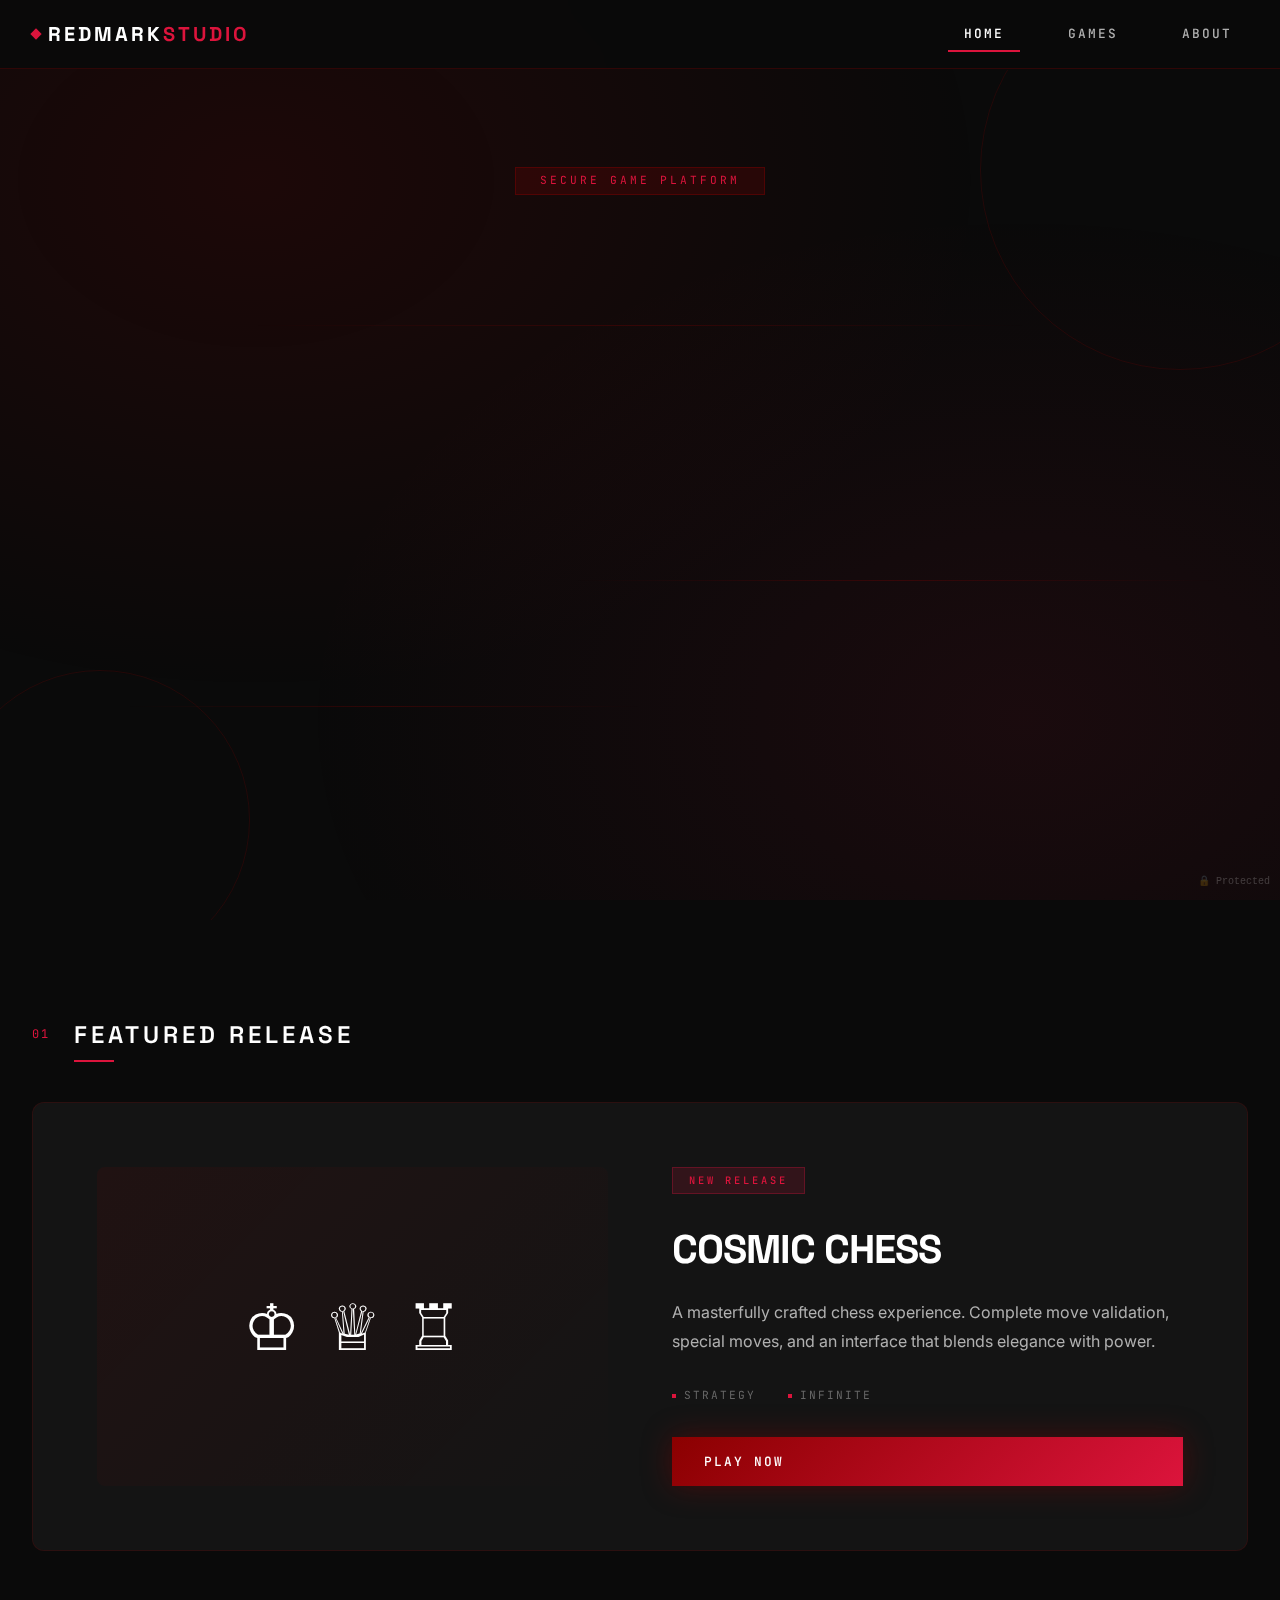
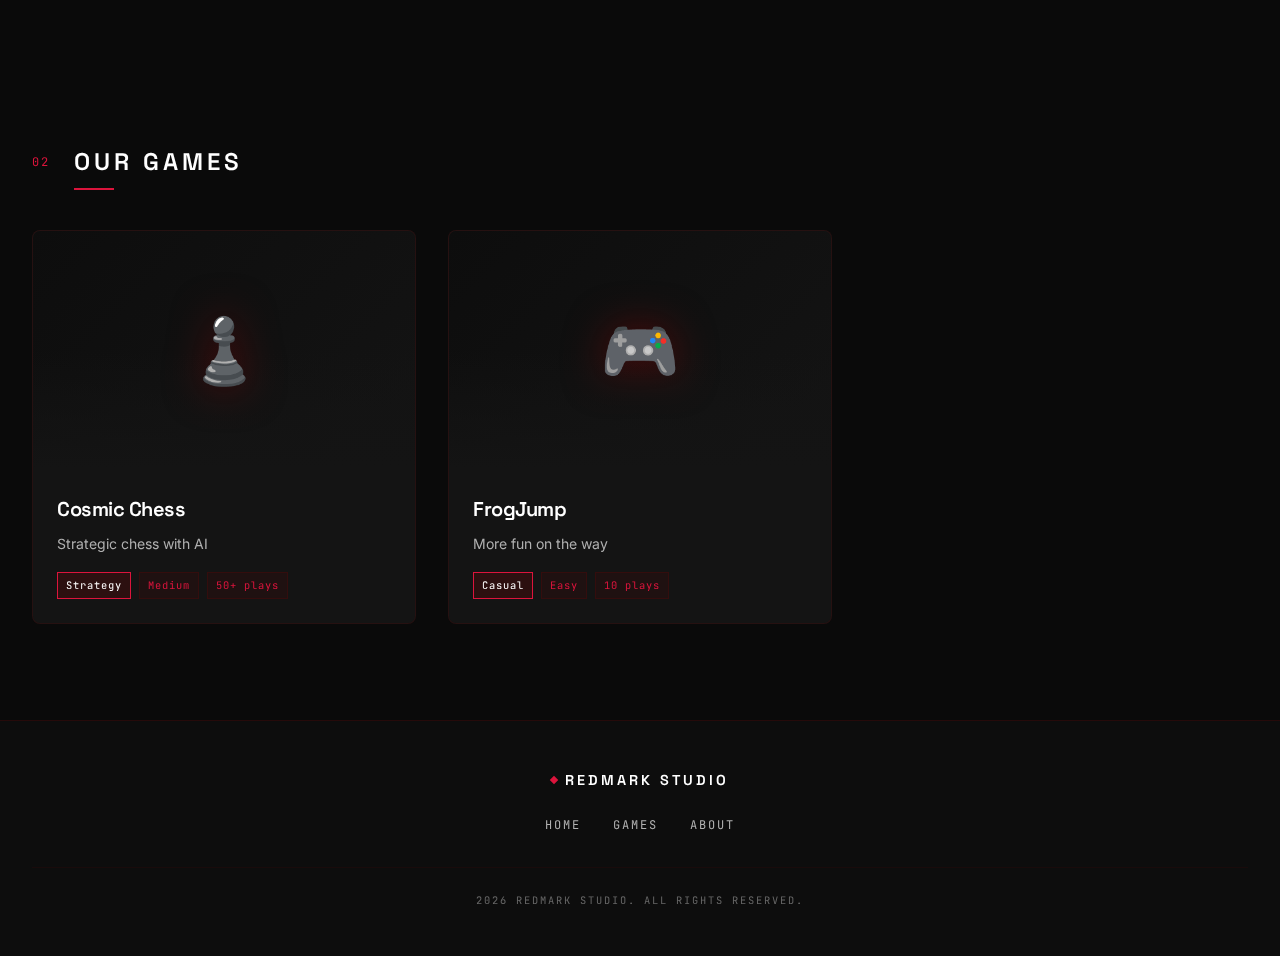
<file: index.html>
<!DOCTYPE html>
<html lang="en">

<head>
    <meta charset="UTF-8">
    <meta name="viewport" content="width=device-width, initial-scale=1.0">
    <title>Redmark Studio - Web Game Platform</title>
    <link rel="preconnect" href="https://fonts.googleapis.com">
    <link rel="preconnect" href="https://fonts.gstatic.com" crossorigin>
    <link
        href="https://fonts.googleapis.com/css2?family=Space+Grotesk:wght@300;400;500;600;700&family=Inter:wght@300;400;500;600;700&family=JetBrains+Mono:wght@400;500&display=swap"
        rel="stylesheet">
    <link rel="stylesheet" href="css/styles.css">
    <meta name="description" content="Redmark Studio - A secure platform for handcrafted web games.">
</head>

<body>
    <!-- Security Overlay -->
    <div id="security-overlay" class="hidden">
        <div class="security-warning">
            <div class="warning-icon"></div>
            <h2>SECURITY ALERT</h2>
            <p id="security-message">Unauthorized access detected</p>
            <button onclick="location.reload()">RETURN TO SAFETY</button>
        </div>
    </div>

    <!-- Loading Screen -->
    <div id="loading-screen">
        <div class="loader">
            <div class="loader-ring"></div>
            <div class="loader-ring"></div>
            <div class="loader-ring"></div>
            <span class="loader-text">REDMARK STUDIO</span>
        </div>
    </div>

    <!-- Navigation -->
    <nav class="navbar">
        <div class="nav-container">
            <a href="#" class="logo" onclick="navigateTo('home')">
                <span class="logo-icon"></span>
                <span class="logo-text">REDMARK<span class="accent">STUDIO</span></span>
            </a>
            <div class="nav-links">
                <a href="#" class="nav-link active" data-page="home" onclick="navigateTo('home')">
                    <span class="nav-line"></span> HOME
                </a>
                <a href="#" class="nav-link" data-page="games" onclick="navigateTo('games')">
                    <span class="nav-line"></span> GAMES
                </a>
                <a href="#" class="nav-link" data-page="about" onclick="navigateTo('about')">
                    <span class="nav-line"></span> ABOUT
                </a>
            </div>
        </div>
    </nav>

    <!-- Main Content -->
    <main class="main-content">
        <!-- HOME PAGE -->
        <section id="home-page" class="page active">
            <div class="hero">
                <div class="hero-bg-elements">
                    <div class="bg-circle circle-1"></div>
                    <div class="bg-circle circle-2"></div>
                    <div class="bg-line line-1"></div>
                    <div class="bg-line line-2"></div>
                    <div class="bg-line line-3"></div>
                </div>
                <div class="hero-content">
                    <div class="hero-badge">SECURE GAME PLATFORM</div>
                    <h1 class="hero-title">
                        <span class="title-line">WE CRAFT</span>
                        <span class="title-line accent">DIGITAL</span>
                        <span class="title-line">EXPERIENCES</span>
                    </h1>
                    <p class="hero-subtitle">Handcrafted web games with uncompromising security. Experience gaming
                        evolved.</p>
                    <div class="hero-cta">
                        <button class="btn btn-primary" onclick="navigateTo('games')">
                            <span class="btn-text">EXPLORE GAMES</span>
                            <span class="btn-arrow"></span>
                        </button>
                        <button class="btn btn-secondary" onclick="navigateTo('about')">
                            <span class="btn-text">OUR STORY</span>
                        </button>
                    </div>
                    <div class="hero-stats">
                        <div class="stat">
                            <span class="stat-number" data-count="games">1</span>
                            <span class="stat-label">GAMES</span>
                        </div>
                        <div class="stat-divider"></div>
                        <div class="stat">
                            <span class="stat-number" data-count="plays">1.5k</span>
                            <span class="stat-label">PLAYS</span>
                        </div>
                        <div class="stat-divider"></div>
                        <div class="stat">
                            <span class="stat-number" data-count="updates">24</span>
                            <span class="stat-label">UPDATES</span>
                        </div>
                    </div>
                </div>
            </div>

            <!-- Featured Section -->
            <div class="featured-section">
                <div class="section-header">
                    <span class="section-number">01</span>
                    <h2 class="section-title">FEATURED RELEASE</h2>
                </div>
                <div class="featured-card">
                    <div class="featured-visual">
                        <div class="chess-showcase">
                            <div class="showcase-piece" style="--delay: 0">♔</div>
                            <div class="showcase-piece" style="--delay: 1">♕</div>
                            <div class="showcase-piece" style="--delay: 2">♖</div>
                        </div>
                    </div>
                    <div class="featured-content">
                        <div class="content-tag">NEW RELEASE</div>
                        <h3 class="featured-title">COSMIC CHESS</h3>
                        <p class="featured-description">
                            A masterfully crafted chess experience. Complete move validation,
                            special moves, and an interface that blends elegance with power.
                        </p>
                        <div class="featured-meta">
                            <span class="meta-item">
                                <span class="meta-icon"></span>
                                STRATEGY
                            </span>
                            <span class="meta-item">
                                <span class="meta-icon"></span>
                                INFINITE
                            </span>
                        </div>
                        <button class="btn btn-primary" onclick="navigateTo('games')">
                            <span class="btn-text">PLAY NOW</span>
                        </button>
                    </div>
                </div>
            </div>

            <!-- Games Preview -->
            <div class="games-preview-section">
                <div class="section-header">
                    <span class="section-number">02</span>
                    <h2 class="section-title">OUR GAMES</h2>
                </div>
                <div class="games-grid" id="home-games-grid">
                    <!-- Games loaded dynamically -->
                </div>
            </div>
        </section>

        <!-- GAMES PAGE -->
        <section id="games-page" class="page">
            <div class="games-hero">
                <div class="games-hero-bg">
                    <div class="bg-grid"></div>
                </div>
                <div class="games-header">
                    <div class="section-header centered">
                        <span class="section-number">01</span>
                    </div>
                    <h1 class="page-title">GAME LIBRARY</h1>
                    <p class="page-subtitle">Choose your challenge. Own the board.</p>
                </div>
            </div>
            <div class="games-grid full-width" id="games-page-grid">
                <!-- Games loaded dynamically -->
            </div>
        </section>

        <!-- ABOUT PAGE -->
        <section id="about-page" class="page">
            <div class="about-hero">
                <div class="about-hero-bg">
                    <div class="bg-circle large"></div>
                </div>
                <div class="about-header">
                    <div class="section-header centered">
                        <span class="section-number">01</span>
                    </div>
                    <h1 class="page-title">ABOUT US</h1>
                    <p class="page-subtitle">The minds behind Redmark Studio</p>
                </div>
            </div>

            <div class="about-container">
                <!-- Mission Section -->
                <div class="about-section">
                    <div class="section-header">
                        <span class="section-number">02</span>
                        <h2 class="section-title">OUR PHILOSOPHY</h2>
                    </div>
                    <div class="mission-card">
                        <div class="mission-icon"></div>
                        <p>
                            Redmark Studio was born from a small group of gamers who believed play should come first.
                            We create games driven by curiosity, creativity, and respect for the player’s experience.
                            Every mechanic we design is tested by instinct, not trends.
                            We value meaningful worlds, satisfying gameplay, and honest effort.
                            As an indie studio, we grow by learning, experimenting, and failing forward.
                            For us, making games is not just work. It’s passion turned playable.
                        </p>
                    </div>
                </div>

                <!-- Team Section -->
                <div class="about-section">
                    <div class="section-header">
                        <span class="section-number">03</span>
                        <h2 class="section-title">THE TEAM</h2>
                    </div>
                    <div class="team-grid">
                        <div class="team-card">
                            <div class="team-card-bg"></div>
                            <div class="team-avatar">
                                <span class="avatar-text">D</span>
                            </div>
                            <h3 class="team-name">DEVELOPER</h3>
                            <p class="team-role">FOUNDER & LEAD</p>
                            <p class="team-bio">
                                Started as a gamer driven by curiosity about game mechanics and design.
Now codes and builds the entire game from concept to completion.
                            </p>
                            <div class="team-skills">
                                <span class="skill-tag">C</span>
                                <span class="skill-tag">C++</span>
                                <span class="skill-tag">UNITY</span>
                            </div>
                        </div>
                        <div class="team-card">
                            <div class="team-card-bg"></div>
                            <div class="team-avatar">
                                <span class="avatar-text">D</span>
                            </div>
                            <h3 class="team-name">DESIGNER</h3>
                            <p class="team-role">UI/UX LEAD</p>
                            <p class="team-bio">
                                Crafts beautiful, intuitive interfaces that enhance the gaming experience.
                                Believes in the power of thoughtful design.
                            </p>
                            <div class="team-skills">
                                <span class="skill-tag">UI DESIGN</span>
                                <span class="skill-tag">MOTION</span>
                                <span class="skill-tag">BRANDING</span>
                            </div>
                        </div>
                        <div class="team-card">
                            <div class="team-card-bg"></div>
                            <div class="team-avatar">
                                <span class="avatar-text">Q</span>
                            </div>
                            <h3 class="team-name">QA ENGINEER</h3>
                            <p class="team-role">QUALITY ASSURANCE</p>
                            <p class="team-bio">
                                Ensures every game meets the highest standards of quality and security.
                                Nothing slips past their thorough testing.
                            </p>
                            <div class="team-skills">
                                <span class="skill-tag">TESTING</span>
                                <span class="skill-tag">SECURITY</span>
                                <span class="skill-tag">AUTOMATION</span>
                            </div>
                        </div>
                    </div>
                </div>

                <!-- Technology Section -->
                <div class="about-section">
                    <div class="section-header">
                        <span class="section-number">04</span>
                        <h2 class="section-title">TECHNOLOGY</h2>
                    </div>
                    <div class="tech-stack">
                        <div class="tech-item">
                            <span class="tech-icon"></span>
                            <span class="tech-name">UNITY</span>
                        </div>
                        <div class="tech-item">
                            <span class="tech-icon"></span>
                            <span class="tech-name">BLENDER</span>
                        </div>
                        <div class="tech-item">
                            <span class="tech-icon"></span>
                            <span class="tech-name">PHOTOSHOP</span>
                        </div>
                        <div class="tech-item">
                            <span class="tech-icon"></span>
                            <span class="tech-name">RESPONSIVE DESIGN</span>
                        </div>
                        <div class="tech-item">
                            <span class="tech-icon"></span>
                            <span class="tech-name">FIGMA</span>
                        </div>
                        <div class="tech-item">
                            <span class="tech-icon"></span>
                            <span class="tech-name">PERFORMANCE</span>
                        </div>
                    </div>
                </div>

                <!-- Contact Section -->
                <div class="about-section">
                    <div class="section-header">
                        <span class="section-number">05</span>
                        <h2 class="section-title">CONNECT</h2>
                    </div>
                    <div class="contact-card">
                        <p>Have questions, suggestions, or want to collaborate? We'd love to hear from you.</p>
                        <div class="contact-links">
                            <a href="https://www.instagram.com/shardul_marwadi/" target="_blank" class="contact-link">
                                <span class="contact-icon"></span>
                                <span>Instagram</span>
                            </a>
                            <a href="https://www.youtube.com/@SuperShreeGaming" class="contact-link">
                                <span class="contact-icon"></span>
                                <span>Youtube</span>
                            </a>
                            <!--<a href="#" class="contact-link">
                                <span class="contact-icon"></span>
                                <span>TWITTER</span>-->
                            </a>
                        </div>
                    </div>
                </div>
            </div>
        </section>
    </main>

    <!-- Footer -->
    <footer class="footer">
        <div class="footer-content">
            <div class="footer-main">
                <div class="footer-logo">
                    <span class="logo-mark"></span>
                    <span class="logo-text">REDMARK STUDIO</span>
                </div>
                <div class="footer-links">
                    <a href="#" onclick="navigateTo('home')">HOME</a>
                    <a href="#" onclick="navigateTo('games')">GAMES</a>
                    <a href="#" onclick="navigateTo('about')">ABOUT</a>
                </div>
            </div>
            <div class="footer-bottom">
                <p class="footer-copyright">2026 REDMARK STUDIO. ALL RIGHTS RESERVED.</p>
            </div>
        </div>
    </footer>

    <script src="js/games-config.js"></script>
    <script src="js/security.js"></script>
    <script src="js/main.js"></script>
</body>

</html>
</file>
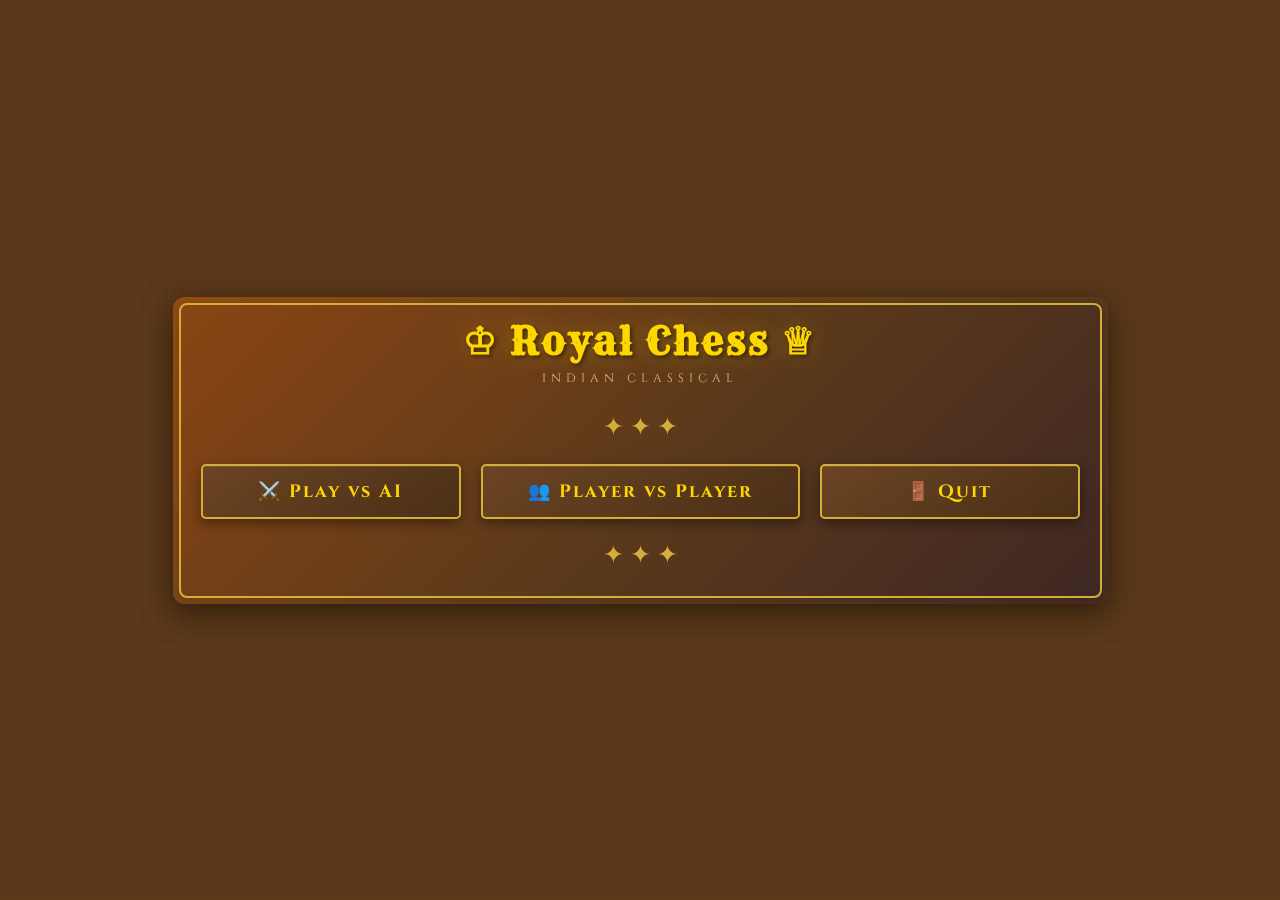
<file: games/chess/index.html>
<!DOCTYPE html>
<html lang="en">
<head>
    <meta charset="UTF-8">
    <meta name="viewport" content="width=device-width, initial-scale=1.0">
    <link rel="stylesheet" href="style.css">
    <title>Royal Chess - Indian Classic</title>
    
</head>
<body>
    <div id="gameContainer">
        <!-- Home Page -->
        <div class="indianBorder" id="homePage">
            <h1 class="gameLogo">♔ Royal Chess ♕</h1>
            <p class="gameSubtitle">Indian Classical</p>
            <div class="decorativeLotus">✦ ✦ ✦</div>
            
            <button class="menuButton" id="playVsAI">⚔️ Play vs AI</button>
            <button class="menuButton" id="playPvP">👥 Player vs Player</button>
            <button class="menuButton" id="quitGame">🚪 Quit</button>
            
            <div class="decorativeLotus">✦ ✦ ✦</div>
        </div>

        <!-- Color Selection -->
        <div class="indianBorder" id="colorSelection">
            <h2 class="colorTitle">Choose Your Side</h2>
            <div class="colorButtons">
                <button class="colorBtn whiteBtn" id="chooseWhite">⚪ WHITE</button>
                <button class="colorBtn blackBtn" id="chooseBlack">⚫ BLACK</button>
            </div>
        </div>

        <!-- Chess Game -->
        <div class="indianBorder" id="chessGame">
            <div class="gameHeader">
                <div class="turnIndicator" id="turnIndicator">White's Turn</div>
                <div class="gameInfo" id="gameInfo"></div>
            </div>
            
            <div class="capturedContainer">
                <div class="capturedPieces whiteCaptured" id="whiteCaptured"></div>
                <div class="capturedPieces blackCaptured" id="blackCaptured"></div>
            </div>
            
            <div id="chessBoard"></div>
            
            <div id="aiThinking">AI is thinking<span class="thinkingDots">...</span></div>
            
            <div class="gameControls">
                <button class="controlButton" id="newGame">🎮 New Game</button>
                <button class="controlButton" id="undoMove">↩️ Undo</button>
                <button class="controlButton" id="goHome">🏠 Home</button>
            </div>
            
            <div id="moveHistory"></div>
        </div>
    </div>

    <!-- Game Status Overlay -->
    <div id="gameStatus">
        <div class="statusModal">
            <h2 class="statusTitle" id="statusTitle">Checkmate!</h2>
            <p class="statusMessage" id="statusMessage">White wins the game!</p>
            <button class="menuButton" id="playAgain">🔄 Play Again</button>
            <button class="menuButton" id="statusGoHome">🏠 Home</button>
        </div>
    </div>

    <!-- Promotion Modal -->
    <div id="promotionModal">
        <h3 class="promotionTitle">Choose Promotion</h3>
        <div class="promotionPieces" id="promotionPieces"></div>
    </div>

    <script src="script.js"></script>
</body>
</html>
</file>
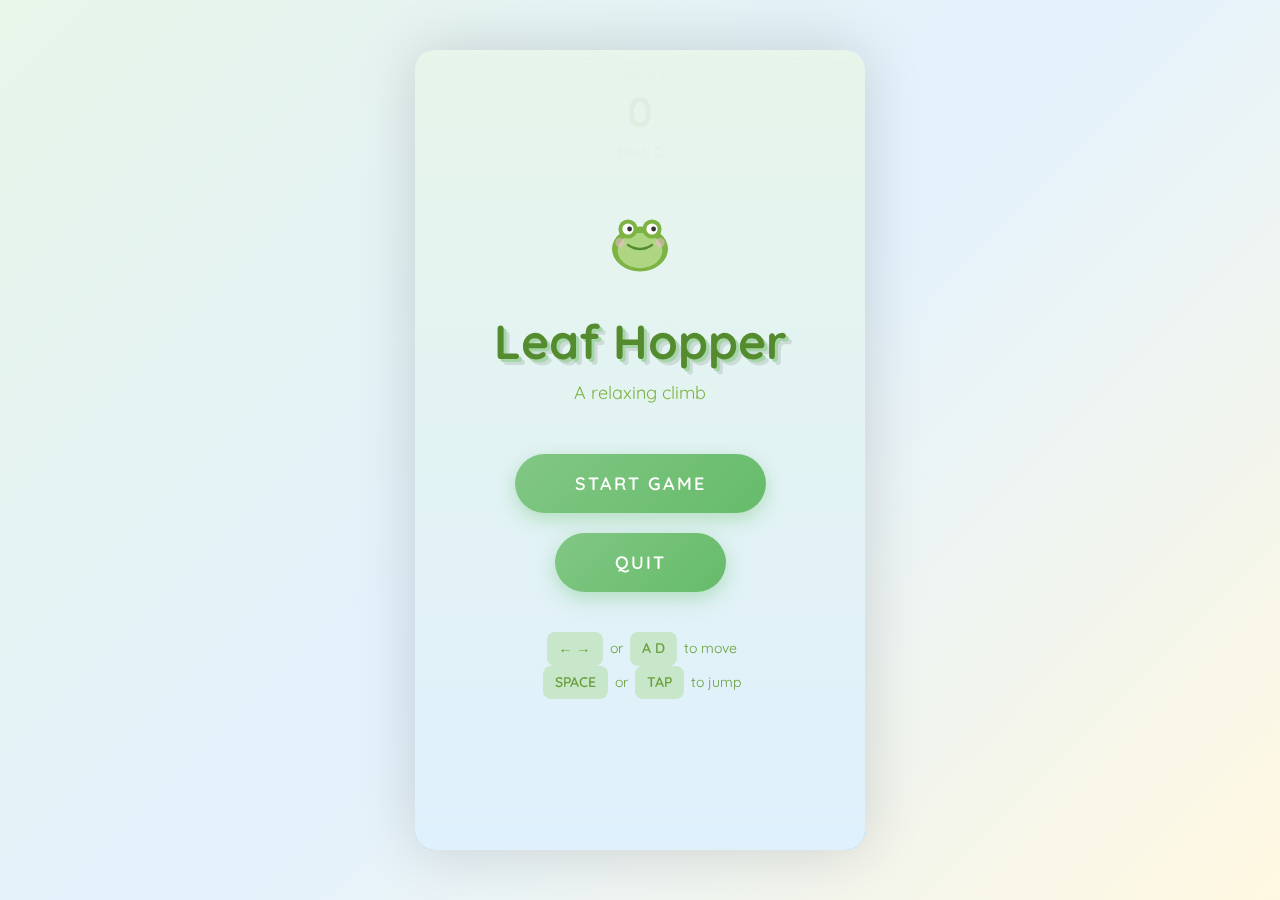
<file: games/Leaf-Frog/index.html>
<!DOCTYPE html>
<html lang="en">
<head>
    <meta charset="UTF-8">
    <meta name="viewport" content="width=device-width, initial-scale=1.0, user-scalable=no">
    <link rel="stylesheet" href="style.css">
    <title>Leaf Hopper</title>
    
</head>
<body>
    <div id="gameContainer">
        <canvas id="gameCanvas"></canvas>
        
        <div id="ui">
            <div class="score-container">
                <div class="score-label">Height</div>
                <div class="score-value" id="scoreDisplay">0</div>
                <div class="high-score" id="highScoreDisplay">Best: 0</div>
            </div>
        </div>

        <div id="menu">
            <svg class="frog-icon" viewBox="0 0 100 100">
                <!-- Frog body -->
                <ellipse cx="50" cy="60" rx="35" ry="28" fill="#7CB342"/>
                <ellipse cx="50" cy="62" rx="28" ry="22" fill="#AED581"/>
                <!-- Eyes -->
                <circle cx="35" cy="35" r="12" fill="#7CB342"/>
                <circle cx="65" cy="35" r="12" fill="#7CB342"/>
                <circle cx="35" cy="35" r="7" fill="#FFF"/>
                <circle cx="65" cy="35" r="7" fill="#FFF"/>
                <circle cx="37" cy="35" r="3" fill="#333"/>
                <circle cx="67" cy="35" r="3" fill="#333"/>
                <!-- Smile -->
                <path d="M 35 55 Q 50 65 65 55" stroke="#558B2F" stroke-width="3" fill="none" stroke-linecap="round"/>
                <!-- Cheeks -->
                <circle cx="25" cy="52" r="6" fill="#F8BBD9" opacity="0.5"/>
                <circle cx="75" cy="52" r="6" fill="#F8BBD9" opacity="0.5"/>
            </svg>
            <div class="game-title">Leaf Hopper</div>
            <div class="game-subtitle">A relaxing climb</div>
            <button class="menu-btn" id="startBtn">Start Game</button>
            <button class="menu-btn" id="quitBtn">QUIT</button>

            <div class="controls-hint">
                <span>← →</span> or <span>A D</span> to move<br>
                <span>SPACE</span> or <span>TAP</span> to jump
            </div>
        </div>

        <div id="mobileControls">
            <div class="tap-area left" id="leftArea">
                <div class="tap-indicator left"></div>
            </div>
            <div class="tap-area right" id="rightArea">
                <div class="tap-indicator right"></div>
            </div>
            <div class="jump-btn-container">
                <button class="jump-btn" id="jumpBtn">🌿</button>
            </div>
        </div>
    </div>
<script src="script.js"></script>
</body>
</html>
</file>
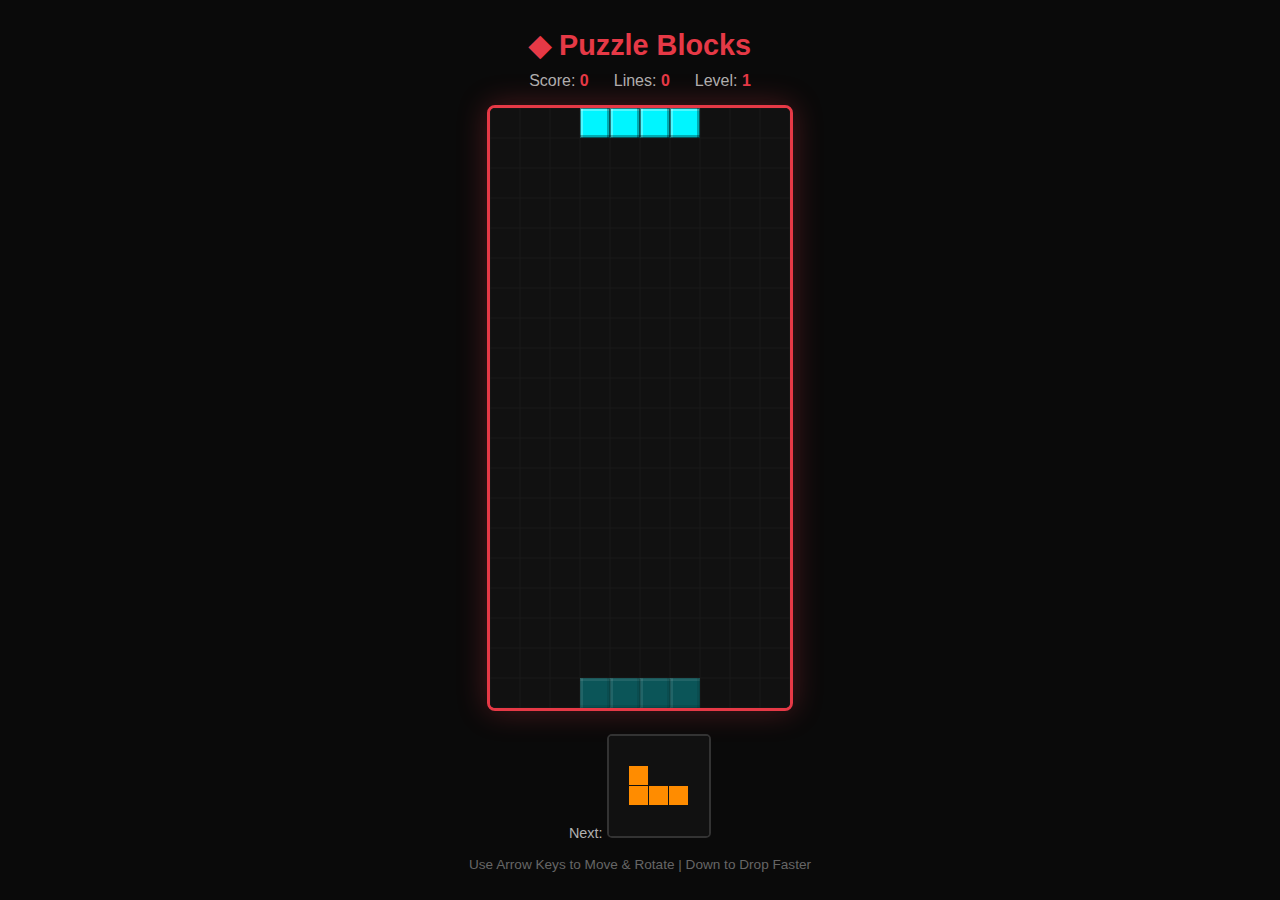
<file: games/puzzle-blocks/index.html>
<!DOCTYPE html>
<html lang="en">
<head>
    <meta charset="UTF-8">
    <meta name="viewport" content="width=device-width, initial-scale=1.0">
    <title>Puzzle Blocks - Redmark Studio</title>
    <style>
        * {
            margin: 0;
            padding: 0;
            box-sizing: border-box;
        }
        
        body {
            background: #0a0a0a;
            display: flex;
            flex-direction: column;
            align-items: center;
            justify-content: center;
            min-height: 100vh;
            font-family: 'Rajdhani', sans-serif;
            overflow: hidden;
        }
        
        .game-header {
            text-align: center;
            margin-bottom: 15px;
        }
        
        .game-header h1 {
            color: #E63946;
            font-size: 1.8rem;
            margin-bottom: 10px;
        }
        
        .score-display {
            display: flex;
            gap: 25px;
            justify-content: center;
            color: #B0B0B0;
            font-size: 1rem;
        }
        
        .score-display span {
            color: #E63946;
            font-weight: bold;
        }
        
        #gameCanvas {
            border: 3px solid #E63946;
            border-radius: 8px;
            box-shadow: 0 0 30px rgba(230, 57, 70, 0.3);
            background: #111;
        }
        
        .controls {
            margin-top: 15px;
            color: #666;
            font-size: 0.85rem;
            text-align: center;
        }
        
        .next-piece {
            margin-top: 15px;
            text-align: center;
        }
        
        .next-piece span {
            color: #B0B0B0;
            font-size: 0.9rem;
        }
        
        #nextCanvas {
            border: 2px solid #333;
            border-radius: 5px;
            margin-top: 8px;
        }
        
        .game-over {
            position: absolute;
            top: 50%;
            left: 50%;
            transform: translate(-50%, -50%);
            background: rgba(10, 10, 10, 0.95);
            padding: 35px 50px;
            border-radius: 12px;
            border: 2px solid #E63946;
            text-align: center;
            display: none;
        }
        
        .game-over h2 {
            color: #E63946;
            font-size: 2.2rem;
            margin-bottom: 12px;
        }
        
        .game-over p {
            color: #fff;
            font-size: 1.1rem;
            margin-bottom: 20px;
        }
        
        .restart-btn {
            background: #E63946;
            color: white;
            border: none;
            padding: 10px 30px;
            font-family: 'Rajdhani', sans-serif;
            font-size: 1rem;
            font-weight: bold;
            border-radius: 5px;
            cursor: pointer;
            transition: all 0.3s ease;
        }
        
        .restart-btn:hover {
            background: #FF4D5E;
            box-shadow: 0 0 20px rgba(230, 57, 70, 0.5);
        }
        
        .mobile-controls {
            display: none;
            margin-top: 15px;
            gap: 8px;
        }
        
        .control-btn {
            width: 50px;
            height: 50px;
            background: rgba(230, 57, 70, 0.2);
            border: 2px solid #E63946;
            border-radius: 8px;
            color: #E63946;
            font-size: 1.3rem;
            cursor: pointer;
            display: flex;
            align-items: center;
            justify-content: center;
            transition: all 0.2s ease;
            user-select: none;
        }
        
        .control-btn:active {
            background: #E63946;
            color: white;
        }
        
        .control-row {
            display: flex;
            gap: 8px;
            justify-content: center;
        }
        
        .rotate-btn {
            width: auto;
            padding: 0 15px;
            font-size: 0.9rem;
        }
        
        @media (max-width: 600px) {
            .mobile-controls {
                display: flex;
                flex-direction: column;
                align-items: center;
            }
            
            #gameCanvas {
                width: 100%;
                max-width: 280px;
            }
            
            #nextCanvas {
                width: 80px;
                height: 80px;
            }
        }
    </style>
</head>
<body>
    <div class="game-header">
        <h1>◆ Puzzle Blocks</h1>
        <div class="score-display">
            <div>Score: <span id="score">0</span></div>
            <div>Lines: <span id="lines">0</span></div>
            <div>Level: <span id="level">1</span></div>
        </div>
    </div>
    
    <canvas id="gameCanvas" width="300" height="600"></canvas>
    
    <div class="next-piece">
        <span>Next:</span>
        <canvas id="nextCanvas" width="100" height="100"></canvas>
    </div>
    
    <div class="controls">
        Use Arrow Keys to Move & Rotate | Down to Drop Faster
    </div>
    
    <div class="mobile-controls">
        <div class="control-row">
            <button class="control-btn rotate-btn" onclick="rotatePiece()">↻ ROT</button>
        </div>
        <div class="control-row">
            <button class="control-btn" onclick="moveLeft()">◀</button>
            <button class="control-btn" onclick="dropPiece()">▼</button>
            <button class="control-btn" onclick="moveRight()">▶</button>
        </div>
    </div>
    
    <div class="game-over" id="gameOver">
        <h2>Game Over!</h2>
        <p>Final Score: <span id="finalScore">0</span></p>
        <button class="restart-btn" onclick="restartGame()">Play Again</button>
    </div>
    
    <script>
        const canvas = document.getElementById('gameCanvas');
        const ctx = canvas.getContext('2d');
        const nextCanvas = document.getElementById('nextCanvas');
        const nextCtx = nextCanvas.getContext('2d');
        const scoreEl = document.getElementById('score');
        const linesEl = document.getElementById('lines');
        const levelEl = document.getElementById('level');
        const finalScoreEl = document.getElementById('finalScore');
        const gameOverEl = document.getElementById('gameOver');
        
        const COLS = 10;
        const ROWS = 20;
        const BLOCK_SIZE = 30;
        
        const SHAPES = [
            [[1, 1, 1, 1]], // I
            [[1, 1], [1, 1]], // O
            [[0, 1, 0], [1, 1, 1]], // T
            [[1, 0, 0], [1, 1, 1]], // L
            [[0, 0, 1], [1, 1, 1]], // J
            [[0, 1, 1], [1, 1, 0]], // S
            [[1, 1, 0], [0, 1, 1]]  // Z
        ];
        
        const COLORS = [
            '#00f5ff', // I - Cyan
            '#ffd700', // O - Yellow
            '#bd00ff', // T - Purple
            '#ff8c00', // L - Orange
            '#0066ff', // J - Blue
            '#00ff00', // S - Green
            '#ff0055'  // Z - Red
        ];
        
        let board = [];
        let currentPiece = null;
        let nextPiece = null;
        let score = 0;
        let lines = 0;
        let level = 1;
        let gameLoop = null;
        let isGameOver = false;
        let dropCounter = 0;
        let dropInterval = 1000;
        let lastTime = 0;
        
        function createBoard() {
            board = Array(ROWS).fill(null).map(() => Array(COLS).fill(0));
        }
        
        function createPiece(type) {
            const index = type !== undefined ? type : Math.floor(Math.random() * SHAPES.length);
            return {
                shape: SHAPES[index].map(row => [...row]),
                color: COLORS[index],
                x: Math.floor(COLS / 2) - Math.floor(SHAPES[index][0].length / 2),
                y: 0
            };
        }
        
        function drawBlock(context, x, y, color, size) {
            // Main block
            context.fillStyle = color;
            context.fillRect(x * size, y * size, size, size);
            
            // Highlight (top-left)
            context.fillStyle = 'rgba(255, 255, 255, 0.3)';
            context.fillRect(x * size, y * size, size, 3);
            context.fillRect(x * size, y * size, 3, size);
            
            // Shadow (bottom-right)
            context.fillStyle = 'rgba(0, 0, 0, 0.3)';
            context.fillRect(x * size, y * size + size - 3, size, 3);
            context.fillRect(x * size + size - 3, y * size, 3, size);
            
            // Border
            context.strokeStyle = 'rgba(0, 0, 0, 0.5)';
            context.lineWidth = 1;
            context.strokeRect(x * size + 0.5, y * size + 0.5, size - 1, size - 1);
        }
        
        function draw() {
            // Clear canvas
            ctx.fillStyle = '#111';
            ctx.fillRect(0, 0, canvas.width, canvas.height);
            
            // Draw grid
            ctx.strokeStyle = '#1a1a1a';
            ctx.lineWidth = 1;
            for (let x = 0; x <= COLS; x++) {
                ctx.beginPath();
                ctx.moveTo(x * BLOCK_SIZE, 0);
                ctx.lineTo(x * BLOCK_SIZE, canvas.height);
                ctx.stroke();
            }
            for (let y = 0; y <= ROWS; y++) {
                ctx.beginPath();
                ctx.moveTo(0, y * BLOCK_SIZE);
                ctx.lineTo(canvas.width, y * BLOCK_SIZE);
                ctx.stroke();
            }
            
            // Draw board
            for (let y = 0; y < ROWS; y++) {
                for (let x = 0; x < COLS; x++) {
                    if (board[y][x]) {
                        drawBlock(ctx, x, y, board[y][x], BLOCK_SIZE);
                    }
                }
            }
            
            // Draw current piece
            if (currentPiece) {
                for (let y = 0; y < currentPiece.shape.length; y++) {
                    for (let x = 0; x < currentPiece.shape[y].length; x++) {
                        if (currentPiece.shape[y][x]) {
                            drawBlock(ctx, currentPiece.x + x, currentPiece.y + y, currentPiece.color, BLOCK_SIZE);
                        }
                    }
                }
            }
            
            // Draw ghost piece
            if (currentPiece) {
                const ghostY = getGhostY();
                ctx.globalAlpha = 0.3;
                for (let y = 0; y < currentPiece.shape.length; y++) {
                    for (let x = 0; x < currentPiece.shape[y].length; x++) {
                        if (currentPiece.shape[y][x]) {
                            drawBlock(ctx, currentPiece.x + x, ghostY + y, currentPiece.color, BLOCK_SIZE);
                        }
                    }
                }
                ctx.globalAlpha = 1;
            }
        }
        
        function drawNextPiece() {
            nextCtx.fillStyle = '#111';
            nextCtx.fillRect(0, 0, nextCanvas.width, nextCanvas.height);
            
            if (!nextPiece) return;
            
            const blockSize = 20;
            const offsetX = (nextCanvas.width - nextPiece.shape[0].length * blockSize) / 2;
            const offsetY = (nextCanvas.height - nextPiece.shape.length * blockSize) / 2;
            
            for (let y = 0; y < nextPiece.shape.length; y++) {
                for (let x = 0; x < nextPiece.shape[y].length; x++) {
                    if (nextPiece.shape[y][x]) {
                        // Simple block for preview
                        nextCtx.fillStyle = nextPiece.color;
                        nextCtx.fillRect(offsetX + x * blockSize, offsetY + y * blockSize, blockSize - 1, blockSize - 1);
                    }
                }
            }
        }
        
        function getGhostY() {
            let ghostY = currentPiece.y;
            while (!collides(0, ghostY + 1)) {
                ghostY++;
            }
            return ghostY;
        }
        
        function collides(dx, dy, piece = currentPiece) {
            for (let y = 0; y < piece.shape.length; y++) {
                for (let x = 0; x < piece.shape[y].length; x++) {
                    if (piece.shape[y][x]) {
                        const newX = piece.x + x + dx;
                        const newY = piece.y + y + dy;
                        
                        if (newX < 0 || newX >= COLS || newY >= ROWS) {
                            return true;
                        }
                        
                        if (newY >= 0 && board[newY][newX]) {
                            return true;
                        }
                    }
                }
            }
            return false;
        }
        
        function merge() {
            for (let y = 0; y < currentPiece.shape.length; y++) {
                for (let x = 0; x < currentPiece.shape[y].length; x++) {
                    if (currentPiece.shape[y][x]) {
                        const boardY = currentPiece.y + y;
                        const boardX = currentPiece.x + x;
                        if (boardY >= 0) {
                            board[boardY][boardX] = currentPiece.color;
                        }
                    }
                }
            }
        }
        
        function clearLines() {
            let linesCleared = 0;
            
            for (let y = ROWS - 1; y >= 0; y--) {
                if (board[y].every(cell => cell !== 0)) {
                    board.splice(y, 1);
                    board.unshift(Array(COLS).fill(0));
                    linesCleared++;
                    y++;
                }
            }
            
            if (linesCleared > 0) {
                const points = [0, 100, 300, 500, 800];
                score += points[linesCleared] * level;
                lines += linesCleared;
                level = Math.floor(lines / 10) + 1;
                dropInterval = Math.max(100, 1000 - (level - 1) * 100);
                
                scoreEl.textContent = score;
                linesEl.textContent = lines;
                levelEl.textContent = level;
            }
        }
        
        function rotate() {
            if (!currentPiece) return;
            
            const rotated = currentPiece.shape[0].map((_, i) =>
                currentPiece.shape.map(row => row[i]).reverse()
            );
            
            const original = currentPiece.shape;
            currentPiece.shape = rotated;
            
            if (collides()) {
                currentPiece.shape = original;
            }
        }
        
        function moveLeft() {
            if (!collides(-1, 0)) {
                currentPiece.x--;
            }
        }
        
        function moveRight() {
            if (!collides(1, 0)) {
                currentPiece.x++;
            }
        }
        
        function dropPiece() {
            if (!collides(0, 1)) {
                currentPiece.y++;
                dropCounter = 0;
            }
        }
        
        function rotatePiece() {
            rotate();
        }
        
        function hardDrop() {
            while (!collides(0, 1)) {
                currentPiece.y++;
                score += 2;
            }
            dropPiece();
            scoreEl.textContent = score;
        }
        
        function gameOver() {
            isGameOver = true;
            clearInterval(gameLoop);
            finalScoreEl.textContent = score;
            gameOverEl.style.display = 'block';
        }
        
        function spawnPiece() {
            currentPiece = nextPiece || createPiece();
            nextPiece = createPiece();
            drawNextPiece();
            
            if (collides()) {
                gameOver();
            }
        }
        
        function update(time = 0) {
            if (isGameOver) return;
            
            const deltaTime = time - lastTime;
            lastTime = time;
            dropCounter += deltaTime;
            
            if (dropCounter > dropInterval) {
                if (!collides(0, 1)) {
                    currentPiece.y++;
                } else {
                    merge();
                    clearLines();
                    spawnPiece();
                }
                dropCounter = 0;
            }
            
            draw();
            gameLoop = requestAnimationFrame(update);
        }
        
        function restartGame() {
            createBoard();
            score = 0;
            lines = 0;
            level = 1;
            dropInterval = 1000;
            isGameOver = false;
            
            scoreEl.textContent = score;
            linesEl.textContent = lines;
            levelEl.textContent = level;
            gameOverEl.style.display = 'none';
            
            nextPiece = null;
            spawnPiece();
            
            if (gameLoop) cancelAnimationFrame(gameLoop);
            update();
        }
        
        document.addEventListener('keydown', (e) => {
            if (isGameOver) {
                if (e.code === 'Space' || e.code === 'Enter') {
                    restartGame();
                }
                return;
            }
            
            switch (e.code) {
                case 'ArrowLeft':
                    moveLeft();
                    break;
                case 'ArrowRight':
                    moveRight();
                    break;
                case 'ArrowDown':
                    if (!collides(0, 1)) {
                        dropPiece();
                        score += 1;
                        scoreEl.textContent = score;
                    }
                    break;
                case 'ArrowUp':
                case 'KeyX':
                    rotate();
                    break;
                case 'Space':
                    hardDrop();
                    break;
            }
            
            draw();
        });
        
        // Start the game
        createBoard();
        spawnPiece();
        update();
    </script>
</body>
</html>
</file>
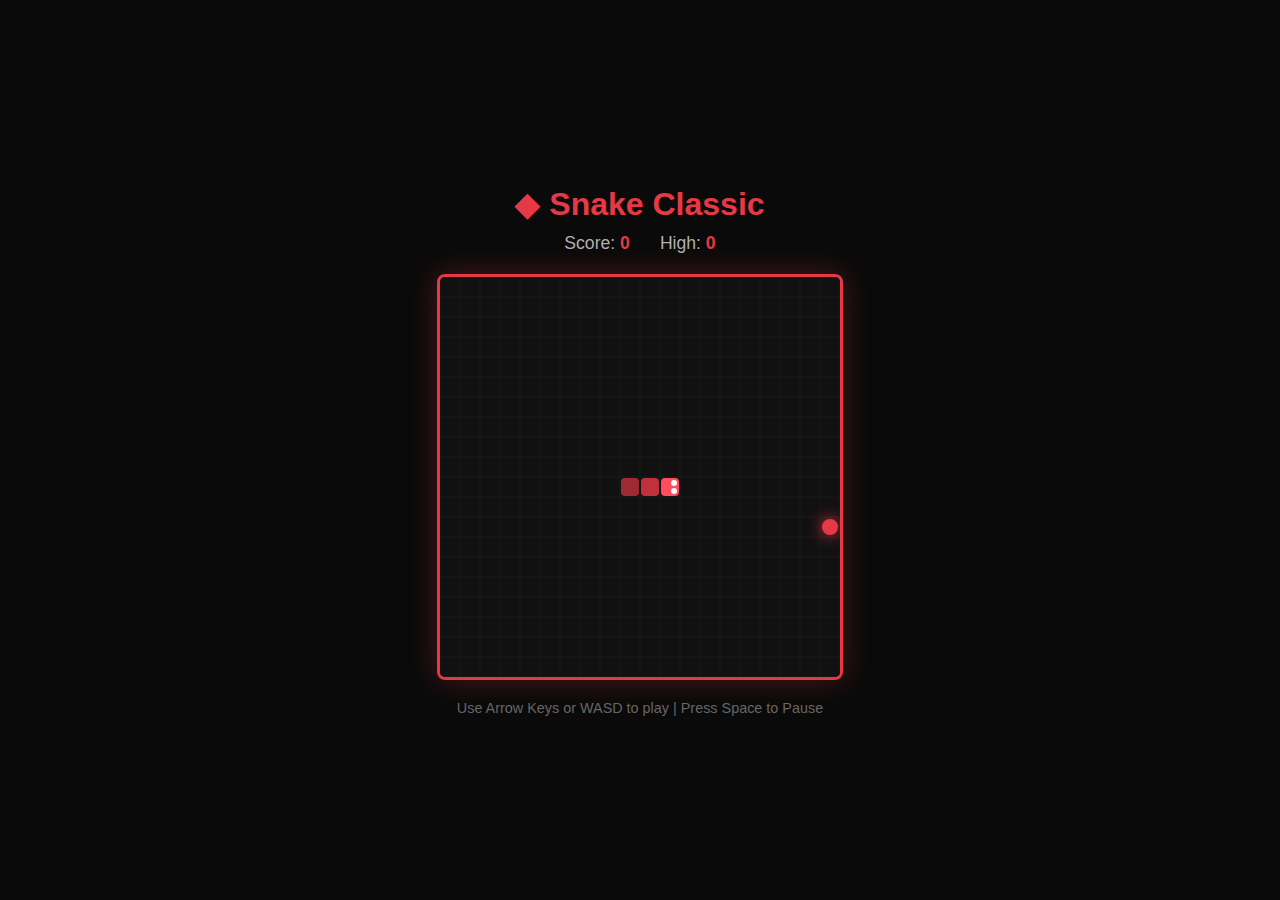
<file: games/snake-game/index.html>
<!DOCTYPE html>
<html lang="en">
<head>
    <meta charset="UTF-8">
    <meta name="viewport" content="width=device-width, initial-scale=1.0">
    <title>Snake Classic - Redmark Studio</title>
    <style>
        * {
            margin: 0;
            padding: 0;
            box-sizing: border-box;
        }
        
        body {
            background: #0a0a0a;
            display: flex;
            flex-direction: column;
            align-items: center;
            justify-content: center;
            min-height: 100vh;
            font-family: 'Rajdhani', sans-serif;
            overflow: hidden;
        }
        
        .game-header {
            text-align: center;
            margin-bottom: 20px;
        }
        
        .game-header h1 {
            color: #E63946;
            font-size: 2rem;
            margin-bottom: 10px;
        }
        
        .score-display {
            display: flex;
            gap: 30px;
            justify-content: center;
            color: #B0B0B0;
            font-size: 1.1rem;
        }
        
        .score-display span {
            color: #E63946;
            font-weight: bold;
        }
        
        #gameCanvas {
            border: 3px solid #E63946;
            border-radius: 8px;
            box-shadow: 0 0 30px rgba(230, 57, 70, 0.3);
        }
        
        .controls {
            margin-top: 20px;
            color: #666;
            font-size: 0.9rem;
        }
        
        .game-over {
            position: absolute;
            top: 50%;
            left: 50%;
            transform: translate(-50%, -50%);
            background: rgba(10, 10, 10, 0.95);
            padding: 40px 60px;
            border-radius: 12px;
            border: 2px solid #E63946;
            text-align: center;
            display: none;
        }
        
        .game-over h2 {
            color: #E63946;
            font-size: 2.5rem;
            margin-bottom: 15px;
        }
        
        .game-over p {
            color: #fff;
            font-size: 1.2rem;
            margin-bottom: 25px;
        }
        
        .restart-btn {
            background: #E63946;
            color: white;
            border: none;
            padding: 12px 35px;
            font-family: 'Rajdhani', sans-serif;
            font-size: 1.1rem;
            font-weight: bold;
            border-radius: 5px;
            cursor: pointer;
            transition: all 0.3s ease;
        }
        
        .restart-btn:hover {
            background: #FF4D5E;
            box-shadow: 0 0 20px rgba(230, 57, 70, 0.5);
        }
        
        .mobile-controls {
            display: none;
            margin-top: 20px;
            gap: 10px;
        }
        
        .control-btn {
            width: 60px;
            height: 60px;
            background: rgba(230, 57, 70, 0.2);
            border: 2px solid #E63946;
            border-radius: 10px;
            color: #E63946;
            font-size: 1.5rem;
            cursor: pointer;
            display: flex;
            align-items: center;
            justify-content: center;
            transition: all 0.2s ease;
        }
        
        .control-btn:active {
            background: #E63946;
            color: white;
        }
        
        @media (max-width: 600px) {
            .mobile-controls {
                display: flex;
                flex-wrap: wrap;
                justify-content: center;
            }
            
            #gameCanvas {
                width: 100%;
                max-width: 320px;
            }
        }
    </style>
</head>
<body>
    <div class="game-header">
        <h1>◆ Snake Classic</h1>
        <div class="score-display">
            <div>Score: <span id="score">0</span></div>
            <div>High: <span id="highScore">0</span></div>
        </div>
    </div>
    
    <canvas id="gameCanvas" width="400" height="400"></canvas>
    
    <div class="controls">
        Use Arrow Keys or WASD to play | Press Space to Pause
    </div>
    
    <div class="mobile-controls">
        <button class="control-btn" onclick="changeDirection('UP')">▲</button>
        <div style="display: flex; gap: 10px;">
            <button class="control-btn" onclick="changeDirection('LEFT')">◀</button>
            <button class="control-btn" onclick="changeDirection('DOWN')">▼</button>
            <button class="control-btn" onclick="changeDirection('RIGHT')">▶</button>
        </div>
    </div>
    
    <div class="game-over" id="gameOver">
        <h2>Game Over!</h2>
        <p>Final Score: <span id="finalScore">0</span></p>
        <button class="restart-btn" onclick="restartGame()">Play Again</button>
    </div>
    
    <script>
        const canvas = document.getElementById('gameCanvas');
        const ctx = canvas.getContext('2d');
        const scoreEl = document.getElementById('score');
        const highScoreEl = document.getElementById('highScore');
        const finalScoreEl = document.getElementById('finalScore');
        const gameOverEl = document.getElementById('gameOver');
        
        const gridSize = 20;
        const tileCount = canvas.width / gridSize;
        
        let snake = [];
        let food = {};
        let direction = { x: 1, y: 0 };
        let nextDirection = { x: 1, y: 0 };
        let score = 0;
        let highScore = localStorage.getItem('snakeHighScore') || 0;
        let gameLoop;
        let isPaused = false;
        let isGameOver = false;
        let gameSpeed = 100;
        
        highScoreEl.textContent = highScore;
        
        function initGame() {
            snake = [
                { x: 5, y: 10 },
                { x: 4, y: 10 },
                { x: 3, y: 10 }
            ];
            direction = { x: 1, y: 0 };
            nextDirection = { x: 1, y: 0 };
            score = 0;
            isGameOver = false;
            isPaused = false;
            gameSpeed = 100;
            scoreEl.textContent = score;
            gameOverEl.style.display = 'none';
            spawnFood();
            
            if (gameLoop) clearInterval(gameLoop);
            gameLoop = setInterval(update, gameSpeed);
        }
        
        function spawnFood() {
            food = {
                x: Math.floor(Math.random() * tileCount),
                y: Math.floor(Math.random() * tileCount)
            };
            
            // Make sure food doesn't spawn on snake
            for (let segment of snake) {
                if (segment.x === food.x && segment.y === food.y) {
                    spawnFood();
                    break;
                }
            }
        }
        
        function update() {
            if (isPaused || isGameOver) return;
            
            direction = { ...nextDirection };
            
            const head = {
                x: snake[0].x + direction.x,
                y: snake[0].y + direction.y
            };
            
            // Wall collision
            if (head.x < 0 || head.x >= tileCount || head.y < 0 || head.y >= tileCount) {
                endGame();
                return;
            }
            
            // Self collision
            for (let i = 0; i < snake.length; i++) {
                if (head.x === snake[i].x && head.y === snake[i].y) {
                    endGame();
                    return;
                }
            }
            
            snake.unshift(head);
            
            // Food collision
            if (head.x === food.x && head.y === food.y) {
                score += 10;
                scoreEl.textContent = score;
                spawnFood();
                
                // Speed up slightly
                if (gameSpeed > 50) {
                    gameSpeed -= 2;
                    clearInterval(gameLoop);
                    gameLoop = setInterval(update, gameSpeed);
                }
            } else {
                snake.pop();
            }
            
            draw();
        }
        
        function draw() {
            // Clear canvas
            ctx.fillStyle = '#111';
            ctx.fillRect(0, 0, canvas.width, canvas.height);
            
            // Draw grid (subtle)
            ctx.strokeStyle = '#1a1a1a';
            ctx.lineWidth = 1;
            for (let i = 0; i <= tileCount; i++) {
                ctx.beginPath();
                ctx.moveTo(i * gridSize, 0);
                ctx.lineTo(i * gridSize, canvas.height);
                ctx.stroke();
                ctx.beginPath();
                ctx.moveTo(0, i * gridSize);
                ctx.lineTo(canvas.width, i * gridSize);
                ctx.stroke();
            }
            
            // Draw food with glow effect
            ctx.shadowColor = '#E63946';
            ctx.shadowBlur = 15;
            ctx.fillStyle = '#E63946';
            ctx.beginPath();
            ctx.arc(
                food.x * gridSize + gridSize / 2,
                food.y * gridSize + gridSize / 2,
                gridSize / 2 - 2,
                0,
                Math.PI * 2
            );
            ctx.fill();
            ctx.shadowBlur = 0;
            
            // Draw snake
            snake.forEach((segment, index) => {
                const brightness = 1 - (index / snake.length) * 0.5;
                ctx.fillStyle = index === 0 ? '#FF4D5E' : `rgba(230, 57, 70, ${brightness})`;
                
                // Rounded rectangle for each segment
                const padding = 1;
                const radius = 4;
                const x = segment.x * gridSize + padding;
                const y = segment.y * gridSize + padding;
                const size = gridSize - padding * 2;
                
                ctx.beginPath();
                ctx.roundRect(x, y, size, size, radius);
                ctx.fill();
                
                // Draw eyes on head
                if (index === 0) {
                    ctx.fillStyle = '#fff';
                    const eyeSize = 3;
                    const eyeOffset = 5;
                    
                    if (direction.x === 1) {
                        ctx.beginPath();
                        ctx.arc(x + size - eyeOffset, y + eyeOffset, eyeSize, 0, Math.PI * 2);
                        ctx.arc(x + size - eyeOffset, y + size - eyeOffset, eyeSize, 0, Math.PI * 2);
                        ctx.fill();
                    } else if (direction.x === -1) {
                        ctx.beginPath();
                        ctx.arc(x + eyeOffset, y + eyeOffset, eyeSize, 0, Math.PI * 2);
                        ctx.arc(x + eyeOffset, y + size - eyeOffset, eyeSize, 0, Math.PI * 2);
                        ctx.fill();
                    } else if (direction.y === -1) {
                        ctx.beginPath();
                        ctx.arc(x + eyeOffset, y + eyeOffset, eyeSize, 0, Math.PI * 2);
                        ctx.arc(x + size - eyeOffset, y + eyeOffset, eyeSize, 0, Math.PI * 2);
                        ctx.fill();
                    } else {
                        ctx.beginPath();
                        ctx.arc(x + eyeOffset, y + size - eyeOffset, eyeSize, 0, Math.PI * 2);
                        ctx.arc(x + size - eyeOffset, y + size - eyeOffset, eyeSize, 0, Math.PI * 2);
                        ctx.fill();
                    }
                }
            });
            
            // Draw pause overlay
            if (isPaused) {
                ctx.fillStyle = 'rgba(0, 0, 0, 0.7)';
                ctx.fillRect(0, 0, canvas.width, canvas.height);
                ctx.fillStyle = '#E63946';
                ctx.font = 'bold 30px Rajdhani';
                ctx.textAlign = 'center';
                ctx.fillText('PAUSED', canvas.width / 2, canvas.height / 2);
            }
        }
        
        function endGame() {
            isGameOver = true;
            clearInterval(gameLoop);
            
            if (score > highScore) {
                highScore = score;
                localStorage.setItem('snakeHighScore', highScore);
                highScoreEl.textContent = highScore;
            }
            
            finalScoreEl.textContent = score;
            gameOverEl.style.display = 'block';
        }
        
        function restartGame() {
            initGame();
        }
        
        function changeDirection(dir) {
            const directions = {
                'UP': { x: 0, y: -1 },
                'DOWN': { x: 0, y: 1 },
                'LEFT': { x: -1, y: 0 },
                'RIGHT': { x: 1, y: 0 }
            };
            
            const newDir = directions[dir];
            
            // Prevent reversing
            if (newDir.x !== -direction.x || newDir.y !== -direction.y) {
                nextDirection = newDir;
            }
        }
        
        // Keyboard controls
        document.addEventListener('keydown', (e) => {
            if (isGameOver) {
                if (e.code === 'Space' || e.code === 'Enter') {
                    restartGame();
                }
                return;
            }
            
            switch (e.code) {
                case 'ArrowUp':
                case 'KeyW':
                    changeDirection('UP');
                    e.preventDefault();
                    break;
                case 'ArrowDown':
                case 'KeyS':
                    changeDirection('DOWN');
                    e.preventDefault();
                    break;
                case 'ArrowLeft':
                case 'KeyA':
                    changeDirection('LEFT');
                    e.preventDefault();
                    break;
                case 'ArrowRight':
                case 'KeyD':
                    changeDirection('RIGHT');
                    e.preventDefault();
                    break;
                case 'Space':
                    isPaused = !isPaused;
                    draw();
                    e.preventDefault();
                    break;
            }
        });
        
        // Start the game
        initGame();
    </script>
</body>
</html>
</file>
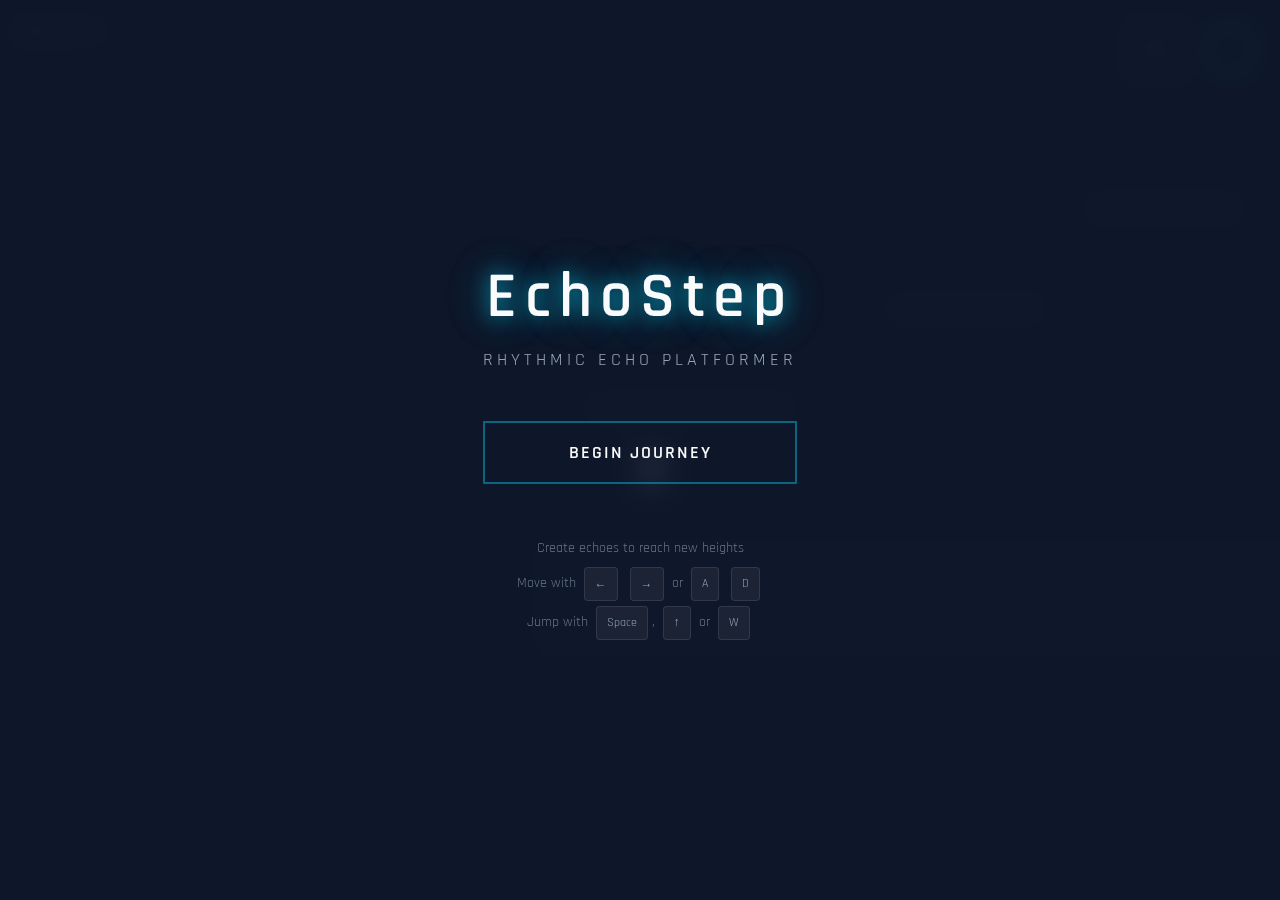
<file: games/Stack/index.html>
<!DOCTYPE html>
<html lang="en">
<head>
    <meta charset="UTF-8">
    <meta name="viewport" content="width=device-width, initial-scale=1.0, user-scalable=no">
    <title>EchoStep - Rhythmic Echo Platformer</title>
    <link rel="stylesheet" href="styles.css">
    <link href="https://fonts.googleapis.com/css2?family=Rajdhani:wght@400;600&display=swap" rel="stylesheet">
</head>
<body>
    <div id="game-container">
        <canvas id="game-canvas"></canvas>

        <!-- HUD Layer -->
        <div id="hud">
            <div id="level-indicator">DEPTH: <span id="level-number">1</span></div>
            <div id="hud-controls">
                <button id="btn-quit" title="Return to Menu">Quit</button>
                <div id="cycle-display">
                    <svg id="cycle-timer" viewBox="0 0 60 60">
                        <circle id="timer-bg" cx="30" cy="30" r="25"/>
                        <circle id="timer-progress" cx="30" cy="30" r="25"/>
                    </svg>
                </div>
            </div>
        </div>

        <!-- Mobile Controls -->
        <div id="mobile-controls">
            <div id="movement-controls">
                <button id="btn-left" class="control-btn">◀</button>
                <button id="btn-right" class="control-btn">▶</button>
            </div>
            <button id="btn-jump" class="control-btn">▲</button>
        </div>

        <!-- Menu Overlay -->
        <div id="menu-overlay">
            <div id="menu-content">
                <h1 id="game-title">EchoStep</h1>
                <p id="game-subtitle">Rhythmic Echo Platformer</p>
                <div id="menu-buttons">
                    <button id="btn-start" class="menu-btn">Begin Journey</button>
                    <button id="btn-continue" class="menu-btn hidden">Continue</button>
                </div>
                <div id="instructions">
                    <p>Create echoes to reach new heights</p>
                    <p class="controls-hint">Move with <kbd>←</kbd> <kbd>→</kbd> or <kbd>A</kbd> <kbd>D</kbd></p>
                    <p class="controls-hint">Jump with <kbd>Space</kbd>, <kbd>↑</kbd> or <kbd>W</kbd></p>
                </div>
            </div>
        </div>

        <!-- Pause Menu -->
        <div id="pause-overlay" class="hidden">
            <div id="pause-content">
                <h2>Paused</h2>
                <button id="btn-resume" class="menu-btn">Resume</button>
                <button id="btn-restart" class="menu-btn">Restart Level</button>
            </div>
        </div>

        <!-- Death/Reset Message -->
        <div id="message-overlay" class="hidden">
            <div id="message-content">
                <p id="message-text"></p>
            </div>
        </div>
    </div>

    <script src="audio.js"></script>
    <script src="levels.js"></script>
    <script src="game.js"></script>
</body>
</html>
</file>
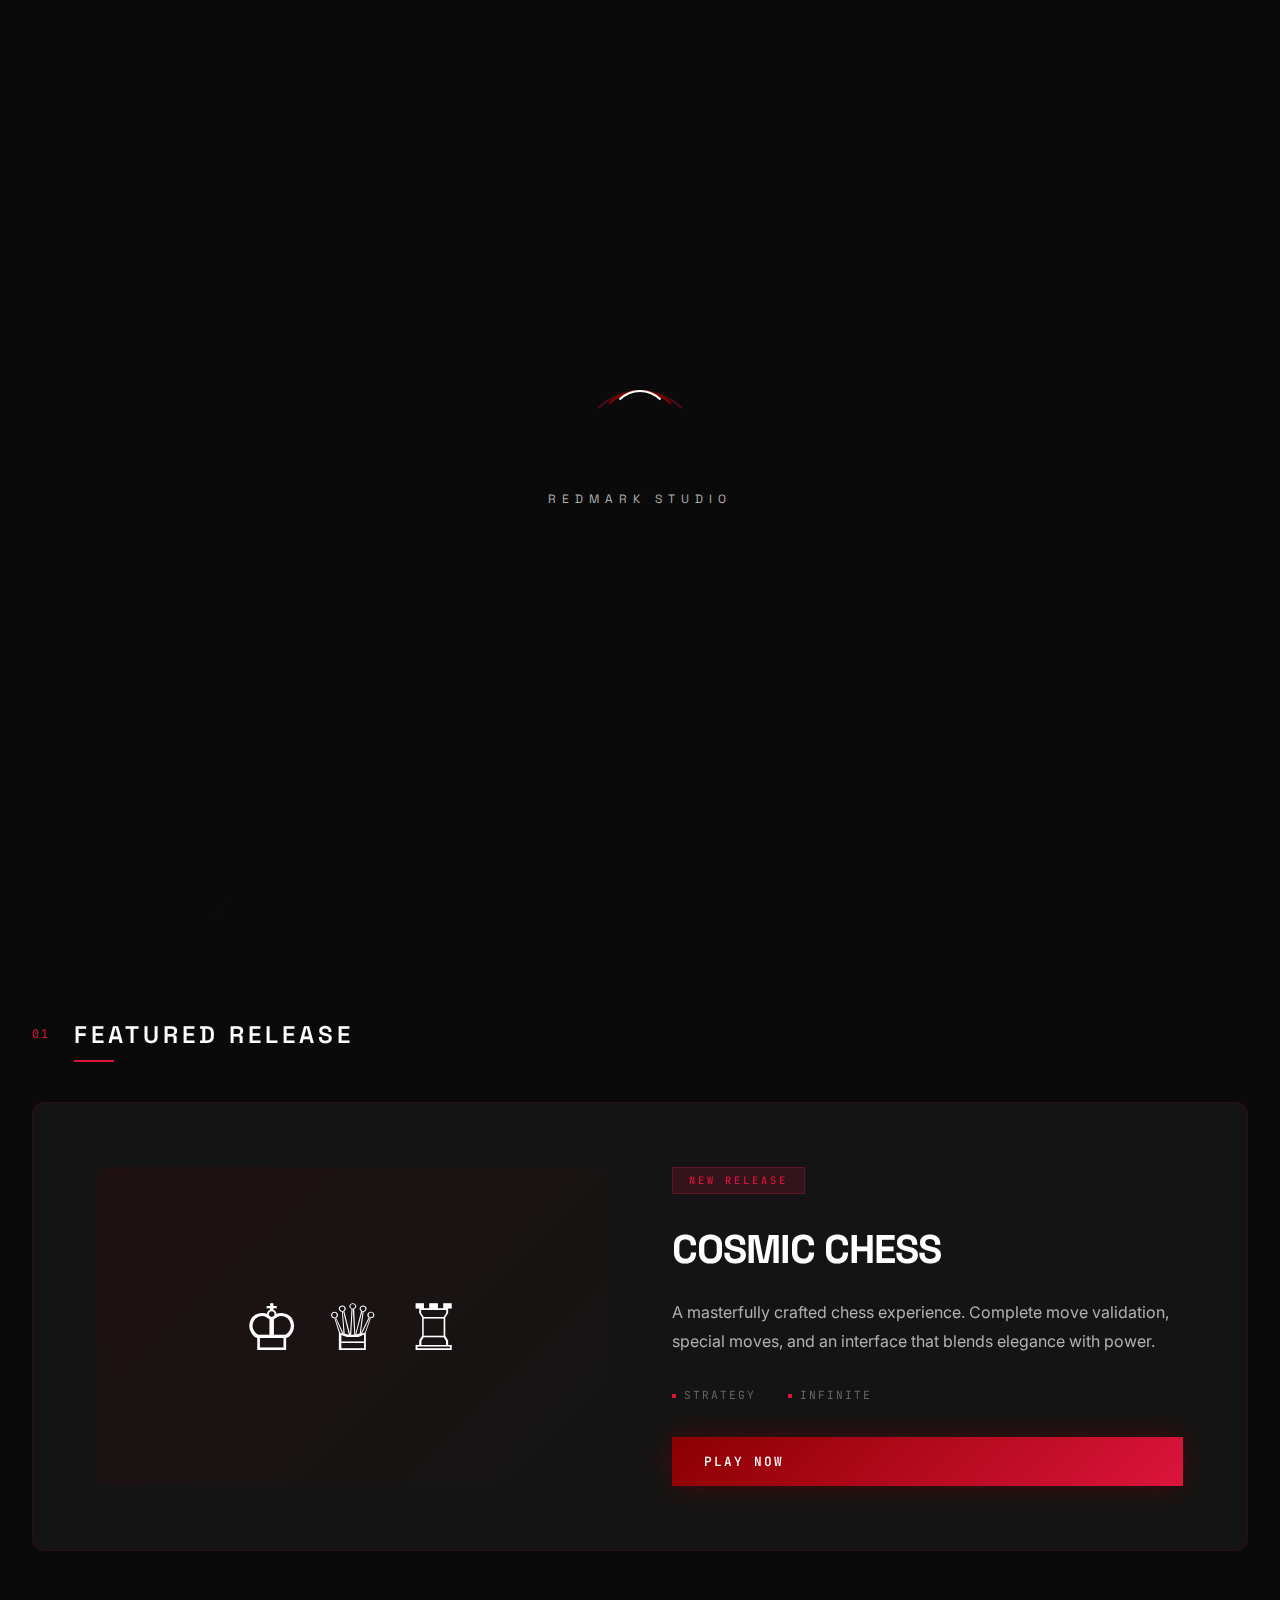
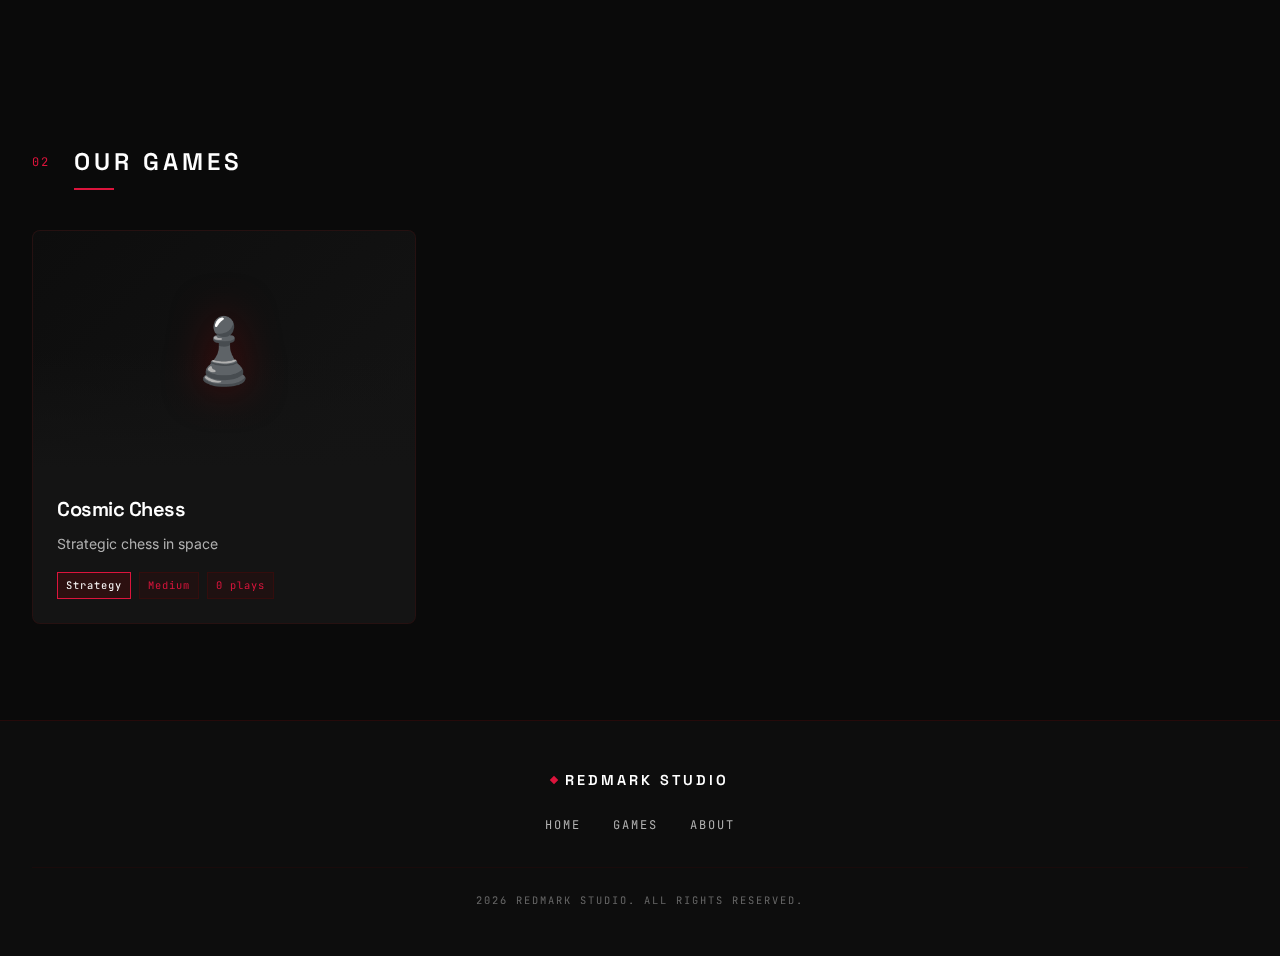
<file: Web.html>
<!DOCTYPE html>
<html lang="en">

<head>
    <meta charset="UTF-8">
    <meta name="viewport" content="width=device-width, initial-scale=1.0">
    <title>Redmark Studio - Web Game Platform</title>
    <link rel="preconnect" href="https://fonts.googleapis.com">
    <link rel="preconnect" href="https://fonts.gstatic.com" crossorigin>
    <link
        href="https://fonts.googleapis.com/css2?family=Space+Grotesk:wght@300;400;500;600;700&family=Inter:wght@300;400;500;600;700&family=JetBrains+Mono:wght@400;500&display=swap"
        rel="stylesheet">
    <link rel="stylesheet" href="styles.css">
    <meta name="description" content="Redmark Studio - A secure platform for handcrafted web games.">
</head>

<body>
    <!-- Security Overlay -->
    <div id="security-overlay" class="hidden">
        <div class="security-warning">
            <div class="warning-icon"></div>
            <h2>SECURITY ALERT</h2>
            <p id="security-message">Unauthorized access detected</p>
            <button onclick="location.reload()">RETURN TO SAFETY</button>
        </div>
    </div>

    <!-- Loading Screen -->
    <div id="loading-screen">
        <div class="loader">
            <div class="loader-ring"></div>
            <div class="loader-ring"></div>
            <div class="loader-ring"></div>
            <span class="loader-text">REDMARK STUDIO</span>
        </div>
    </div>

    <!-- Navigation -->
    <nav class="navbar">
        <div class="nav-container">
            <a href="#" class="logo" onclick="navigateTo('home')">
                <span class="logo-icon"></span>
                <span class="logo-text">REDMARK<span class="accent">STUDIO</span></span>
            </a>
            <div class="nav-links">
                <a href="#" class="nav-link active" data-page="home" onclick="navigateTo('home')">
                    <span class="nav-line"></span> HOME
                </a>
                <a href="#" class="nav-link" data-page="games" onclick="navigateTo('games')">
                    <span class="nav-line"></span> GAMES
                </a>
                <a href="#" class="nav-link" data-page="about" onclick="navigateTo('about')">
                    <span class="nav-line"></span> ABOUT
                </a>
            </div>
        </div>
    </nav>

    <!-- Main Content -->
    <main class="main-content">
        <!-- HOME PAGE -->
        <section id="home-page" class="page active">
            <div class="hero">
                <div class="hero-bg-elements">
                    <div class="bg-circle circle-1"></div>
                    <div class="bg-circle circle-2"></div>
                    <div class="bg-line line-1"></div>
                    <div class="bg-line line-2"></div>
                    <div class="bg-line line-3"></div>
                </div>
                <div class="hero-content">
                    <div class="hero-badge">SECURE GAME PLATFORM</div>
                    <h1 class="hero-title">
                        <span class="title-line">WE CRAFT</span>
                        <span class="title-line accent">DIGITAL</span>
                        <span class="title-line">EXPERIENCES</span>
                    </h1>
                    <p class="hero-subtitle">Handcrafted web games with uncompromising security. Experience gaming
                        evolved.</p>
                    <div class="hero-cta">
                        <button class="btn btn-primary" onclick="navigateTo('games')">
                            <span class="btn-text">EXPLORE GAMES</span>
                            <span class="btn-arrow"></span>
                        </button>
                        <button class="btn btn-secondary" onclick="navigateTo('about')">
                            <span class="btn-text">OUR STORY</span>
                        </button>
                    </div>
                    <div class="hero-stats">
                        <div class="stat">
                            <span class="stat-number" data-count="games">1</span>
                            <span class="stat-label">GAMES</span>
                        </div>
                        <div class="stat-divider"></div>
                        <div class="stat">
                            <span class="stat-number" data-count="plays">0</span>
                            <span class="stat-label">PLAYS</span>
                        </div>
                        <div class="stat-divider"></div>
                        <div class="stat">
                            <span class="stat-number" data-count="updates">24</span>
                            <span class="stat-label">UPDATES</span>
                        </div>
                    </div>
                </div>
            </div>

            <!-- Featured Section -->
            <div class="featured-section">
                <div class="section-header">
                    <span class="section-number">01</span>
                    <h2 class="section-title">FEATURED RELEASE</h2>
                </div>
                <div class="featured-card">
                    <div class="featured-visual">
                        <div class="chess-showcase">
                            <div class="showcase-piece" style="--delay: 0">♔</div>
                            <div class="showcase-piece" style="--delay: 1">♕</div>
                            <div class="showcase-piece" style="--delay: 2">♖</div>
                        </div>
                    </div>
                    <div class="featured-content">
                        <div class="content-tag">NEW RELEASE</div>
                        <h3 class="featured-title">COSMIC CHESS</h3>
                        <p class="featured-description">
                            A masterfully crafted chess experience. Complete move validation,
                            special moves, and an interface that blends elegance with power.
                        </p>
                        <div class="featured-meta">
                            <span class="meta-item">
                                <span class="meta-icon"></span>
                                STRATEGY
                            </span>
                            <span class="meta-item">
                                <span class="meta-icon"></span>
                                INFINITE
                            </span>
                        </div>
                        <button class="btn btn-primary" onclick="navigateTo('games')">
                            <span class="btn-text">PLAY NOW</span>
                        </button>
                    </div>
                </div>
            </div>

            <!-- Games Preview -->
            <div class="games-preview-section">
                <div class="section-header">
                    <span class="section-number">02</span>
                    <h2 class="section-title">OUR GAMES</h2>
                </div>
                <div class="games-grid" id="home-games-grid">
                    <!-- Games loaded dynamically -->
                </div>
            </div>
        </section>

        <!-- GAMES PAGE -->
        <section id="games-page" class="page">
            <div class="games-hero">
                <div class="games-hero-bg">
                    <div class="bg-grid"></div>
                </div>
                <div class="games-header">
                    <div class="section-header centered">
                        <span class="section-number">01</span>
                    </div>
                    <h1 class="page-title">GAME LIBRARY</h1>
                    <p class="page-subtitle">Choose your challenge. Own the board.</p>
                </div>
            </div>
            <div class="games-grid full-width" id="games-page-grid">
                <!-- Games loaded dynamically -->
            </div>
        </section>

        <!-- ABOUT PAGE -->
        <section id="about-page" class="page">
            <div class="about-hero">
                <div class="about-hero-bg">
                    <div class="bg-circle large"></div>
                </div>
                <div class="about-header">
                    <div class="section-header centered">
                        <span class="section-number">01</span>
                    </div>
                    <h1 class="page-title">ABOUT US</h1>
                    <p class="page-subtitle">The minds behind Redmark Studio</p>
                </div>
            </div>

            <div class="about-container">
                <!-- Mission Section -->
                <div class="about-section">
                    <div class="section-header">
                        <span class="section-number">02</span>
                        <h2 class="section-title">OUR PHILOSOPHY</h2>
                    </div>
                    <div class="mission-card">
                        <div class="mission-icon"></div>
                        <p>
                            Redmark Studio was born from a small group of gamers who believed play should come first.
                            We create games driven by curiosity, creativity, and respect for the player’s experience.
                            Every mechanic we design is tested by instinct, not trends.
                            We value meaningful worlds, satisfying gameplay, and honest effort.
                            As an indie studio, we grow by learning, experimenting, and failing forward.
                            For us, making games is not just work. It’s passion turned playable.
                        </p>
                    </div>
                </div>

                <!-- Team Section -->
                <div class="about-section">
                    <div class="section-header">
                        <span class="section-number">03</span>
                        <h2 class="section-title">THE TEAM</h2>
                    </div>
                    <div class="team-grid">
                        <div class="team-card">
                            <div class="team-card-bg"></div>
                            <div class="team-avatar">
                                <span class="avatar-text">D</span>
                            </div>
                            <h3 class="team-name">DEVELOPER</h3>
                            <p class="team-role">FOUNDER & LEAD</p>
                            <p class="team-bio">
                                Started as a gamer driven by curiosity about game mechanics and design.
Now codes and builds the entire game from concept to completion.
                            </p>
                            <div class="team-skills">
                                <span class="skill-tag">C</span>
                                <span class="skill-tag">C++</span>
                                <span class="skill-tag">UNITY</span>
                            </div>
                        </div>
                        <div class="team-card">
                            <div class="team-card-bg"></div>
                            <div class="team-avatar">
                                <span class="avatar-text">D</span>
                            </div>
                            <h3 class="team-name">DESIGNER</h3>
                            <p class="team-role">UI/UX LEAD</p>
                            <p class="team-bio">
                                Crafts beautiful, intuitive interfaces that enhance the gaming experience.
                                Believes in the power of thoughtful design.
                            </p>
                            <div class="team-skills">
                                <span class="skill-tag">UI DESIGN</span>
                                <span class="skill-tag">MOTION</span>
                                <span class="skill-tag">BRANDING</span>
                            </div>
                        </div>
                        <div class="team-card">
                            <div class="team-card-bg"></div>
                            <div class="team-avatar">
                                <span class="avatar-text">Q</span>
                            </div>
                            <h3 class="team-name">QA ENGINEER</h3>
                            <p class="team-role">QUALITY ASSURANCE</p>
                            <p class="team-bio">
                                Ensures every game meets the highest standards of quality and security.
                                Nothing slips past their thorough testing.
                            </p>
                            <div class="team-skills">
                                <span class="skill-tag">TESTING</span>
                                <span class="skill-tag">SECURITY</span>
                                <span class="skill-tag">AUTOMATION</span>
                            </div>
                        </div>
                    </div>
                </div>

                <!-- Technology Section -->
                <div class="about-section">
                    <div class="section-header">
                        <span class="section-number">04</span>
                        <h2 class="section-title">TECHNOLOGY</h2>
                    </div>
                    <div class="tech-stack">
                        <div class="tech-item">
                            <span class="tech-icon"></span>
                            <span class="tech-name">UNITY</span>
                        </div>
                        <div class="tech-item">
                            <span class="tech-icon"></span>
                            <span class="tech-name">BLENDER</span>
                        </div>
                        <div class="tech-item">
                            <span class="tech-icon"></span>
                            <span class="tech-name">PHOTOSHOP</span>
                        </div>
                        <div class="tech-item">
                            <span class="tech-icon"></span>
                            <span class="tech-name">RESPONSIVE DESIGN</span>
                        </div>
                        <div class="tech-item">
                            <span class="tech-icon"></span>
                            <span class="tech-name">FIGMA</span>
                        </div>
                        <div class="tech-item">
                            <span class="tech-icon"></span>
                            <span class="tech-name">PERFORMANCE</span>
                        </div>
                    </div>
                </div>

                <!-- Contact Section -->
                <div class="about-section">
                    <div class="section-header">
                        <span class="section-number">05</span>
                        <h2 class="section-title">CONNECT</h2>
                    </div>
                    <div class="contact-card">
                        <p>Have questions, suggestions, or want to collaborate? We'd love to hear from you.</p>
                        <div class="contact-links">
                            <a href="https://www.instagram.com/shardul_marwadi/" target="_blank" class="contact-link">
                                <span class="contact-icon"></span>
                                <span>Instagram</span>
                            </a>
                            <a href="https://www.youtube.com/@SuperShreeGaming" class="contact-link">
                                <span class="contact-icon"></span>
                                <span>Youtube</span>
                            </a>
                            <!--<a href="#" class="contact-link">
                                <span class="contact-icon"></span>
                                <span>TWITTER</span>-->
                            </a>
                        </div>
                    </div>
                </div>
            </div>
        </section>
    </main>

    <!-- Footer -->
    <footer class="footer">
        <div class="footer-content">
            <div class="footer-main">
                <div class="footer-logo">
                    <span class="logo-mark"></span>
                    <span class="logo-text">REDMARK STUDIO</span>
                </div>
                <div class="footer-links">
                    <a href="#" onclick="navigateTo('home')">HOME</a>
                    <a href="#" onclick="navigateTo('games')">GAMES</a>
                    <a href="#" onclick="navigateTo('about')">ABOUT</a>
                </div>
            </div>
            <div class="footer-bottom">
                <p class="footer-copyright">2026 REDMARK STUDIO. ALL RIGHTS RESERVED.</p>
            </div>
        </div>
    </footer>

    <script src="security.js"></script>
    <script src="games-config.js"></script>
    <script src="main.js"></script>
</body>

</html>
</file>
<file: css/styles.css>
/* 
╔══════════════════════════════════════════════════════════════════╗
║                    REDMARK STUDIO - STYLES                       ║
║           Red/Black/White Theme (60-30-10 Rule)                  ║
╚══════════════════════════════════════════════════════════════════╝

COLOR DISTRIBUTION (60-30-10 Rule):
- 60% Dominant: Deep Black (#0a0a0a) - Backgrounds, large areas
- 30% Secondary: Crimson Red (#8B0000) - Cards, sections, UI elements  
- 10% Accent: Pure White (#ffffff) - Highlights, buttons, important elements
*/

/* ═══════════════════════════════════════════════════════════════
   CSS VARIABLES - Design System (60-30-10 Rule)
   ═══════════════════════════════════════════════════════════════ */

:root {
    /* 60% DOMINANT - Background Colors */
    --bg-primary: #0a0a0a;
    --bg-secondary: #0d0d0d;
    --bg-surface: #141414;
    
    /* 30% SECONDARY - Accent & Card Colors (Crimson Red Palette) */
    --accent-primary: #8B0000;
    --accent-secondary: #DC143C;
    --accent-gradient: linear-gradient(135deg, #8B0000 0%, #DC143C 100%);
    --accent-muted: #5c0000;
    --accent-light: #a81828;
    
    /* 10% ACCENT - Highlights (Pure White) */
    --text-primary: #ffffff;
    --text-secondary: #b0b0b0;
    --text-muted: #666666;
    --accent-white: #ffffff;
    
    /* Status Colors */
    --success: #2d5a3d;
    --warning: #8B7500;
    --error: #8B0000;
    
    /* Shadows & Effects */
    --shadow-sm: 0 2px 4px rgba(0, 0, 0, 0.5);
    --shadow-md: 0 4px 12px rgba(0, 0, 0, 0.6);
    --shadow-lg: 0 8px 32px rgba(0, 0, 0, 0.8);
    --shadow-glow: 0 0 30px rgba(139, 0, 0, 0.4);
    --shadow-glow-white: 0 0 20px rgba(255, 255, 255, 0.2);
    
    /* Typography */
    --font-display: 'Space Grotesk', sans-serif;
    --font-heading: 'JetBrains Mono', monospace;
    --font-body: 'Inter', sans-serif;
    
    /* Spacing */
    --spacing-xs: 0.25rem;
    --spacing-sm: 0.5rem;
    --spacing-md: 1rem;
    --spacing-lg: 1.5rem;
    --spacing-xl: 2rem;
    --spacing-2xl: 3rem;
    --spacing-3xl: 4rem;
    --spacing-4xl: 6rem;
    
    /* Border Radius */
    --radius-sm: 2px;
    --radius-md: 4px;
    --radius-lg: 8px;
    --radius-xl: 12px;
    --radius-full: 9999px;
    
    /* Transitions */
    --transition-fast: 150ms ease;
    --transition-normal: 300ms ease;
    --transition-slow: 500ms ease;
}

/* ═══════════════════════════════════════════════════════════════
   RESET & BASE STYLES
   ═══════════════════════════════════════════════════════════════ */

*, *::before, *::after {
    margin: 0;
    padding: 0;
    box-sizing: border-box;
}

html {
    scroll-behavior: smooth;
    font-size: 16px;
}

body {
    font-family: var(--font-body);
    background-color: var(--bg-primary);
    color: var(--text-primary);
    line-height: 1.6;
    overflow-x: hidden;
    min-height: 100vh;
}

body::before {
    content: '';
    position: fixed;
    top: 0;
    left: 0;
    width: 100%;
    height: 100%;
    background: 
        radial-gradient(ellipse at 20% 20%, rgba(139, 0, 0, 0.15) 0%, transparent 50%),
        radial-gradient(ellipse at 80% 80%, rgba(220, 20, 60, 0.08) 0%, transparent 50%);
    pointer-events: none;
    z-index: -1;
}

a {
    color: inherit;
    text-decoration: none;
}

button {
    font-family: inherit;
    cursor: pointer;
    border: none;
    background: none;
}

img {
    max-width: 100%;
    height: auto;
}

/* ═══════════════════════════════════════════════════════════════
   NAVIGATION
   ═══════════════════════════════════════════════════════════════ */

.navbar {
    position: fixed;
    top: 0;
    left: 0;
    right: 0;
    z-index: 1000;
    background: rgba(10, 10, 10, 0.95);
    backdrop-filter: blur(20px);
    border-bottom: 1px solid rgba(139, 0, 0, 0.3);
}

.nav-container {
    max-width: 1400px;
    margin: 0 auto;
    padding: var(--spacing-md) var(--spacing-xl);
    display: flex;
    align-items: center;
    justify-content: space-between;
}

.logo {
    display: flex;
    align-items: center;
    gap: var(--spacing-sm);
    font-family: var(--font-display);
    font-size: 1.25rem;
    font-weight: 700;
    letter-spacing: 3px;
    transition: var(--transition-fast);
}

.logo:hover {
    transform: scale(1.02);
}

.logo-icon {
    width: 8px;
    height: 8px;
    background: var(--accent-secondary);
    transform: rotate(45deg);
    animation: pulse 2s ease-in-out infinite;
}

.logo-text .accent {
    color: var(--accent-secondary);
}

.nav-links {
    display: flex;
    gap: var(--spacing-xl);
}

.nav-link {
    display: flex;
    align-items: center;
    gap: var(--spacing-sm);
    padding: var(--spacing-sm) var(--spacing-md);
    font-family: var(--font-heading);
    font-size: 0.8rem;
    font-weight: 500;
    color: var(--text-secondary);
    letter-spacing: 2px;
    transition: var(--transition-fast);
    position: relative;
}

.nav-link:hover {
    color: var(--text-primary);
}

.nav-link.active {
    color: var(--accent-white);
}

.nav-link.active .nav-line {
    width: 100%;
}

.nav-line {
    position: absolute;
    bottom: 0;
    left: 0;
    width: 0;
    height: 2px;
    background: var(--accent-secondary);
    transition: width 0.3s ease;
}

.nav-link:hover .nav-line {
    width: 100%;
}

/* ═══════════════════════════════════════════════════════════════
   LOADING SCREEN
   ═══════════════════════════════════════════════════════════════ */

#loading-screen {
    position: fixed;
    top: 0;
    left: 0;
    width: 100%;
    height: 100%;
    background: var(--bg-primary);
    display: flex;
    align-items: center;
    justify-content: center;
    z-index: 9999;
    transition: opacity 0.8s ease, visibility 0.8s ease;
}

#loading-screen.hidden {
    opacity: 0;
    visibility: hidden;
}

.loader {
    display: flex;
    flex-direction: column;
    align-items: center;
    gap: var(--spacing-xl);
    position: relative;
}

.loader-ring {
    position: absolute;
    border: 2px solid transparent;
    border-top-color: var(--accent-secondary);
    border-radius: 50%;
    animation: spin 1s linear infinite;
}

.loader-ring:nth-child(1) {
    width: 120px;
    height: 120px;
    opacity: 0.3;
}

.loader-ring:nth-child(2) {
    width: 90px;
    height: 90px;
    border-top-color: var(--accent-primary);
    animation-duration: 0.8s;
    animation-direction: reverse;
}

.loader-ring:nth-child(3) {
    width: 60px;
    height: 60px;
    border-top-color: var(--accent-white);
    animation-duration: 0.6s;
}

.loader-text {
    font-family: var(--font-display);
    font-size: 0.75rem;
    letter-spacing: 6px;
    color: var(--text-secondary);
    margin-top: 100px;
}

/* ═══════════════════════════════════════════════════════════════
   MAIN CONTENT
   ═══════════════════════════════════════════════════════════════ */

.main-content {
    padding-top: 70px;
    min-height: 100vh;
}

.page {
    display: none;
    animation: fadeIn 0.6s ease;
}

.page.active {
    display: block;
}

@keyframes fadeIn {
    from { opacity: 0; transform: translateY(20px); }
    to { opacity: 1; transform: translateY(0); }
}

/* ═══════════════════════════════════════════════════════════════
   HERO SECTION
   ═══════════════════════════════════════════════════════════════ */

.hero {
    position: relative;
    min-height: calc(100vh - 70px);
    display: flex;
    flex-direction: column;
    align-items: center;
    justify-content: center;
    padding: var(--spacing-4xl) var(--spacing-xl);
    text-align: center;
    overflow: hidden;
}

.hero-bg-elements {
    position: absolute;
    top: 0;
    left: 0;
    width: 100%;
    height: 100%;
    z-index: 0;
    overflow: hidden;
}

.bg-circle {
    position: absolute;
    border-radius: 50%;
    border: 1px solid rgba(139, 0, 0, 0.2);
}

.circle-1 {
    width: 400px;
    height: 400px;
    top: -100px;
    right: -100px;
    animation: float 20s ease-in-out infinite;
}

.circle-2 {
    width: 300px;
    height: 300px;
    bottom: -50px;
    left: -50px;
    animation: float 15s ease-in-out infinite reverse;
}

.bg-line {
    position: absolute;
    height: 1px;
    background: linear-gradient(90deg, transparent, rgba(139, 0, 0, 0.3), transparent);
}

.line-1 {
    width: 60%;
    top: 30%;
    left: 20%;
    animation: pulse 4s ease-in-out infinite;
}

.line-2 {
    width: 40%;
    bottom: 25%;
    left: 10%;
    animation: pulse 5s ease-in-out infinite 1s;
}

.line-3 {
    width: 50%;
    top: 60%;
    right: 5%;
    animation: pulse 6s ease-in-out infinite 2s;
}

@keyframes float {
    0%, 100% { transform: translateY(0) rotate(0deg); }
    50% { transform: translateY(-30px) rotate(5deg); }
}

.hero-content {
    position: relative;
    z-index: 1;
    max-width: 900px;
}

.hero-badge {
    display: inline-block;
    padding: var(--spacing-xs) var(--spacing-lg);
    background: rgba(139, 0, 0, 0.2);
    border: 1px solid rgba(139, 0, 0, 0.4);
    font-family: var(--font-heading);
    font-size: 0.7rem;
    letter-spacing: 3px;
    color: var(--accent-secondary);
    margin-bottom: var(--spacing-xl);
}

.hero-title {
    font-family: var(--font-display);
    font-size: clamp(2.5rem, 8vw, 5rem);
    font-weight: 700;
    line-height: 1.1;
    margin-bottom: var(--spacing-lg);
    letter-spacing: -2px;
}

.title-line {
    display: block;
    opacity: 0;
    animation: slideUp 0.8s ease forwards;
}

.title-line:nth-child(1) { animation-delay: 0.2s; }
.title-line:nth-child(2) { animation-delay: 0.4s; }
.title-line:nth-child(3) { animation-delay: 0.6s; }

.title-line.accent {
    color: var(--accent-secondary);
}

@keyframes slideUp {
    from { opacity: 0; transform: translateY(40px); }
    to { opacity: 1; transform: translateY(0); }
}

.hero-subtitle {
    font-size: 1.1rem;
    color: var(--text-secondary);
    max-width: 600px;
    margin: 0 auto var(--spacing-2xl);
    opacity: 0;
    animation: slideUp 0.8s ease 0.8s forwards;
}

.hero-cta {
    display: flex;
    gap: var(--spacing-md);
    justify-content: center;
    flex-wrap: wrap;
    opacity: 0;
    animation: slideUp 0.8s ease 1s forwards;
}

.hero-stats {
    display: flex;
    gap: var(--spacing-xl);
    justify-content: center;
    align-items: center;
    margin-top: var(--spacing-3xl);
    opacity: 0;
    animation: slideUp 0.8s ease 1.2s forwards;
}

.stat {
    text-align: center;
}

.stat-number {
    display: block;
    font-family: var(--font-display);
    font-size: 2.5rem;
    font-weight: 700;
    color: var(--accent-white);
    letter-spacing: -1px;
}

.stat-label {
    font-size: 0.7rem;
    color: var(--text-muted);
    text-transform: uppercase;
    letter-spacing: 3px;
    margin-top: var(--spacing-xs);
}

.stat-divider {
    width: 1px;
    height: 40px;
    background: rgba(139, 0, 0, 0.3);
}

.scroll-indicator {
    position: absolute;
    bottom: var(--spacing-xl);
    left: 50%;
    transform: translateX(-50%);
    display: flex;
    flex-direction: column;
    align-items: center;
    gap: var(--spacing-sm);
    opacity: 0;
    animation: slideUp 0.8s ease 1.4s forwards;
}

.scroll-indicator span {
    font-size: 0.65rem;
    letter-spacing: 3px;
    color: var(--text-muted);
}

.scroll-line {
    width: 1px;
    height: 40px;
    background: linear-gradient(to bottom, var(--accent-secondary), transparent);
    animation: scrollPulse 2s ease-in-out infinite;
}

@keyframes scrollPulse {
    0%, 100% { opacity: 0.3; transform: scaleY(0.8); }
    50% { opacity: 1; transform: scaleY(1); }
}

/* ═══════════════════════════════════════════════════════════════
   BUTTONS
   ═══════════════════════════════════════════════════════════════ */

.btn {
    display: inline-flex;
    align-items: center;
    gap: var(--spacing-sm);
    padding: var(--spacing-md) var(--spacing-xl);
    font-family: var(--font-heading);
    font-size: 0.8rem;
    font-weight: 500;
    letter-spacing: 2px;
    transition: var(--transition-normal);
    position: relative;
    overflow: hidden;
}

.btn::before {
    content: '';
    position: absolute;
    top: 0;
    left: -100%;
    width: 100%;
    height: 100%;
    background: linear-gradient(90deg, transparent, rgba(255, 255, 255, 0.1), transparent);
    transition: left 0.5s ease;
}

.btn:hover::before {
    left: 100%;
}

.btn-primary {
    background: var(--accent-gradient);
    color: var(--text-primary);
    box-shadow: var(--shadow-glow);
}

.btn-primary:hover {
    transform: translateY(-2px);
    box-shadow: 0 0 40px rgba(139, 0, 0, 0.6);
}

.btn-secondary {
    background: transparent;
    color: var(--text-primary);
    border: 1px solid rgba(255, 255, 255, 0.2);
}

.btn-secondary:hover {
    border-color: var(--accent-secondary);
    background: rgba(139, 0, 0, 0.1);
}

.btn-text {
    position: relative;
    z-index: 1;
}

.btn-arrow {
    width: 16px;
    height: 2px;
    background: currentColor;
    position: relative;
    transition: width 0.3s ease;
}

.btn-arrow::after {
    content: '';
    position: absolute;
    right: 0;
    top: -4px;
    width: 8px;
    height: 8px;
    border-right: 2px solid currentColor;
    border-bottom: 2px solid currentColor;
    transform: rotate(-45deg);
}

.btn-primary:hover .btn-arrow {
    width: 24px;
}

/* ═══════════════════════════════════════════════════════════════
   SECTIONS & HEADERS
   ═══════════════════════════════════════════════════════════════ */

.section-header {
    display: flex;
    align-items: center;
    gap: var(--spacing-lg);
    margin-bottom: var(--spacing-2xl);
}

.section-header.centered {
    justify-content: center;
}

.section-number {
    font-family: var(--font-heading);
    font-size: 0.75rem;
    color: var(--accent-secondary);
    letter-spacing: 2px;
}

.section-title {
    font-family: var(--font-display);
    font-size: 1.5rem;
    font-weight: 600;
    letter-spacing: 4px;
    position: relative;
    display: inline-block;
}

.section-title::after {
    content: '';
    position: absolute;
    bottom: -8px;
    left: 0;
    width: 40px;
    height: 2px;
    background: var(--accent-secondary);
}

.section-header.centered .section-title::after {
    left: 50%;
    transform: translateX(-50%);
}

.featured-section,
.games-preview-section {
    padding: var(--spacing-4xl) var(--spacing-xl);
    max-width: 1400px;
    margin: 0 auto;
}

/* ═══════════════════════════════════════════════════════════════
   FEATURED CARD
   ═══════════════════════════════════════════════════════════════ */

.featured-card {
    background: var(--bg-surface);
    border: 1px solid rgba(139, 0, 0, 0.2);
    border-radius: var(--radius-xl);
    overflow: hidden;
    display: grid;
    grid-template-columns: 1fr 1fr;
    gap: var(--spacing-3xl);
    padding: var(--spacing-3xl);
    transition: var(--transition-normal);
}

.featured-card:hover {
    border-color: var(--accent-secondary);
    box-shadow: var(--shadow-glow);
}

.featured-visual {
    display: flex;
    align-items: center;
    justify-content: center;
    background: linear-gradient(135deg, rgba(139, 0, 0, 0.1) 0%, transparent 100%);
    border-radius: var(--radius-lg);
    padding: var(--spacing-3xl);
    position: relative;
}

.chess-showcase {
    display: grid;
    grid-template-columns: repeat(3, 1fr);
    gap: var(--spacing-lg);
}

.showcase-piece {
    font-size: 4rem;
    animation: pieceFloat 4s ease-in-out infinite;
    animation-delay: calc(var(--delay) * 0.3s);
}

@keyframes pieceFloat {
    0%, 100% { transform: translateY(0); }
    50% { transform: translateY(-10px); }
}

.featured-content {
    display: flex;
    flex-direction: column;
    justify-content: center;
}

.content-tag {
    display: inline-block;
    padding: var(--spacing-xs) var(--spacing-md);
    background: rgba(220, 20, 60, 0.15);
    border: 1px solid rgba(220, 20, 60, 0.3);
    font-family: var(--font-heading);
    font-size: 0.65rem;
    font-weight: 500;
    letter-spacing: 3px;
    color: var(--accent-secondary);
    margin-bottom: var(--spacing-lg);
    width: fit-content;
}

.featured-title {
    font-family: var(--font-display);
    font-size: 2.5rem;
    font-weight: 700;
    letter-spacing: -1px;
    margin-bottom: var(--spacing-md);
    color: var(--accent-white);
}

.featured-description {
    color: var(--text-secondary);
    margin-bottom: var(--spacing-xl);
    line-height: 1.8;
    font-size: 1rem;
}

.featured-meta {
    display: flex;
    gap: var(--spacing-xl);
    margin-bottom: var(--spacing-xl);
}

.meta-item {
    display: flex;
    align-items: center;
    gap: var(--spacing-sm);
    font-family: var(--font-heading);
    font-size: 0.7rem;
    letter-spacing: 2px;
    color: var(--text-muted);
}

.meta-icon {
    width: 4px;
    height: 4px;
    background: var(--accent-secondary);
}

/* ═══════════════════════════════════════════════════════════════
   GAMES GRID
   ═══════════════════════════════════════════════════════════════ */

.games-grid {
    display: grid;
    grid-template-columns: repeat(auto-fill, minmax(320px, 1fr));
    gap: var(--spacing-xl);
}

.games-grid.full-width {
    max-width: 1400px;
    margin: 0 auto;
    padding: 0 var(--spacing-xl);
    padding-bottom: var(--spacing-4xl);
}

.game-card {
    background: var(--bg-surface);
    border: 1px solid rgba(139, 0, 0, 0.15);
    border-radius: var(--radius-lg);
    overflow: hidden;
    transition: var(--transition-normal);
    position: relative;
}

.game-card::before {
    content: '';
    position: absolute;
    top: 0;
    left: 0;
    width: 100%;
    height: 100%;
    background: linear-gradient(135deg, rgba(139, 0, 0, 0.1) 0%, transparent 50%);
    opacity: 0;
    transition: opacity 0.3s ease;
}

.game-card:hover {
    transform: translateY(-4px);
    border-color: var(--accent-secondary);
    box-shadow: var(--shadow-glow);
}

.game-card:hover::before {
    opacity: 1;
}

.game-thumbnail {
    aspect-ratio: 16/10;
    background: linear-gradient(135deg, var(--bg-secondary) 0%, var(--bg-surface) 100%);
    display: flex;
    align-items: center;
    justify-content: center;
    font-size: 4rem;
    position: relative;
    overflow: hidden;
}

.game-thumbnail::after {
    content: '';
    position: absolute;
    bottom: 0;
    left: 0;
    width: 100%;
    height: 50%;
    background: linear-gradient(to top, var(--bg-surface), transparent);
}

.game-icon {
    position: relative;
    z-index: 1;
    filter: drop-shadow(0 0 20px rgba(139, 0, 0, 0.5));
}

.game-info {
    padding: var(--spacing-lg);
    position: relative;
    z-index: 1;
}

.game-title {
    font-family: var(--font-display);
    font-size: 1.25rem;
    font-weight: 600;
    margin-bottom: var(--spacing-sm);
    letter-spacing: -0.5px;
}

.game-description {
    font-size: 0.875rem;
    color: var(--text-secondary);
    margin-bottom: var(--spacing-md);
    display: -webkit-box;
    -webkit-line-clamp: 2;
    -webkit-box-orient: vertical;
    overflow: hidden;
}

.game-tags {
    display: flex;
    gap: var(--spacing-sm);
    flex-wrap: wrap;
}

.game-tag {
    padding: var(--spacing-xs) var(--spacing-sm);
    background: rgba(139, 0, 0, 0.1);
    border: 1px solid rgba(139, 0, 0, 0.2);
    font-family: var(--font-heading);
    font-size: 0.65rem;
    letter-spacing: 1px;
    color: var(--accent-secondary);
}

.game-tag.primary {
    background: rgba(139, 0, 0, 0.2);
    border-color: var(--accent-secondary);
    color: var(--accent-white);
}

/* ═══════════════════════════════════════════════════════════════
   GAMES PAGE
   ═══════════════════════════════════════════════════════════════ */

.games-hero {
    position: relative;
    padding: var(--spacing-4xl) var(--spacing-xl);
    text-align: center;
    overflow: hidden;
}

.games-hero-bg {
    position: absolute;
    top: 0;
    left: 0;
    width: 100%;
    height: 100%;
    z-index: 0;
}

.bg-grid {
    position: absolute;
    top: 0;
    left: 0;
    width: 200%;
    height: 100%;
    background-image: 
        linear-gradient(rgba(139, 0, 0, 0.05) 1px, transparent 1px),
        linear-gradient(90deg, rgba(139, 0, 0, 0.05) 1px, transparent 1px);
    background-size: 50px 50px;
    animation: gridMove 20s linear infinite;
}

@keyframes gridMove {
    from { transform: translateX(0); }
    to { transform: translateX(-50px); }
}

.games-header {
    position: relative;
    z-index: 1;
}

.page-title {
    font-family: var(--font-display);
    font-size: clamp(2rem, 6vw, 4rem);
    font-weight: 700;
    letter-spacing: -2px;
    margin-bottom: var(--spacing-md);
}

.page-subtitle {
    font-size: 1rem;
    color: var(--text-secondary);
    letter-spacing: 1px;
}

/* ═══════════════════════════════════════════════════════════════
   ABOUT PAGE
   ═══════════════════════════════════════════════════════════════ */

.about-hero {
    position: relative;
    padding: var(--spacing-4xl) var(--spacing-xl);
    text-align: center;
    overflow: hidden;
}

.about-hero-bg {
    position: absolute;
    top: 0;
    left: 0;
    width: 100%;
    height: 100%;
    z-index: 0;
}

.bg-circle.large {
    width: 600px;
    height: 600px;
    top: 50%;
    left: 50%;
    transform: translate(-50%, -50%);
    border: 1px solid rgba(139, 0, 0, 0.1);
    animation: pulse 8s ease-in-out infinite;
}

.about-header {
    position: relative;
    z-index: 1;
}

.about-container {
    max-width: 1200px;
    margin: 0 auto;
    padding: 0 var(--spacing-xl);
    padding-bottom: var(--spacing-4xl);
}

.about-section {
    margin-bottom: var(--spacing-4xl);
}

.mission-card {
    background: var(--bg-surface);
    border: 1px solid rgba(139, 0, 0, 0.2);
    border-radius: var(--radius-xl);
    padding: var(--spacing-3xl);
    text-align: center;
    position: relative;
    overflow: hidden;
}

.mission-card::before {
    content: '';
    position: absolute;
    top: 0;
    left: 0;
    width: 100%;
    height: 2px;
    background: var(--accent-gradient);
}

.mission-icon {
    width: 40px;
    height: 40px;
    margin: 0 auto var(--spacing-lg);
    background: var(--accent-gradient);
    clip-path: polygon(50% 0%, 100% 50%, 50% 100%, 0% 50%);
}

.mission-card p {
    font-size: 1.125rem;
    color: var(--text-secondary);
    max-width: 700px;
    margin: 0 auto;
    line-height: 1.8;
}

.team-grid {
    display: grid;
    grid-template-columns: repeat(auto-fit, minmax(300px, 1fr));
    gap: var(--spacing-xl);
}

.team-card {
    background: var(--bg-surface);
    border: 1px solid rgba(139, 0, 0, 0.15);
    border-radius: var(--radius-xl);
    padding: var(--spacing-2xl);
    text-align: center;
    transition: var(--transition-normal);
    position: relative;
    overflow: hidden;
}

.team-card:hover {
    transform: translateY(-4px);
    border-color: var(--accent-secondary);
    box-shadow: var(--shadow-glow);
}

.team-card-bg {
    position: absolute;
    top: 0;
    left: 0;
    width: 100%;
    height: 100%;
    background: linear-gradient(135deg, rgba(139, 0, 0, 0.05) 0%, transparent 50%);
    opacity: 0;
    transition: opacity 0.3s ease;
}

.team-card:hover .team-card-bg {
    opacity: 1;
}

.team-avatar {
    width: 80px;
    height: 80px;
    background: var(--accent-gradient);
    margin: 0 auto var(--spacing-lg);
    display: flex;
    align-items: center;
    justify-content: center;
    position: relative;
    z-index: 1;
}

.avatar-text {
    font-family: var(--font-display);
    font-size: 1.75rem;
    font-weight: 700;
    color: var(--text-primary);
}

.team-name {
    font-family: var(--font-display);
    font-size: 1.25rem;
    font-weight: 600;
    margin-bottom: var(--spacing-xs);
    position: relative;
    z-index: 1;
}

.team-role {
    font-family: var(--font-heading);
    font-size: 0.7rem;
    letter-spacing: 2px;
    color: var(--accent-secondary);
    margin-bottom: var(--spacing-md);
    position: relative;
    z-index: 1;
}

.team-bio {
    font-size: 0.875rem;
    color: var(--text-secondary);
    margin-bottom: var(--spacing-lg);
    line-height: 1.6;
    position: relative;
    z-index: 1;
}

.team-skills {
    display: flex;
    gap: var(--spacing-sm);
    justify-content: center;
    flex-wrap: wrap;
    position: relative;
    z-index: 1;
}

.skill-tag {
    padding: var(--spacing-xs) var(--spacing-sm);
    background: rgba(139, 0, 0, 0.1);
    border: 1px solid rgba(139, 0, 0, 0.2);
    font-family: var(--font-heading);
    font-size: 0.65rem;
    letter-spacing: 1px;
    color: var(--text-secondary);
}

.tech-stack {
    display: grid;
    grid-template-columns: repeat(auto-fit, minmax(200px, 1fr));
    gap: var(--spacing-md);
}

.tech-item {
    display: flex;
    align-items: center;
    gap: var(--spacing-md);
    padding: var(--spacing-lg);
    background: var(--bg-surface);
    border: 1px solid rgba(139, 0, 0, 0.15);
    border-radius: var(--radius-lg);
    transition: var(--transition-fast);
}

.tech-item:hover {
    border-color: var(--accent-secondary);
    transform: translateX(8px);
    background: rgba(139, 0, 0, 0.05);
}

.tech-icon {
    width: 24px;
    height: 24px;
    background: var(--accent-gradient);
    clip-path: polygon(20% 0%, 80% 0%, 100% 20%, 100% 80%, 80% 100%, 20% 100%, 0% 80%, 0% 20%);
    flex-shrink: 0;
}

.tech-name {
    font-family: var(--font-heading);
    font-size: 0.8rem;
    letter-spacing: 1px;
    font-weight: 500;
}

.contact-card {
    background: var(--bg-surface);
    border: 1px solid rgba(139, 0, 0, 0.2);
    border-radius: var(--radius-xl);
    padding: var(--spacing-3xl);
    text-align: center;
}

.contact-card > p {
    font-size: 1rem;
    color: var(--text-secondary);
    margin-bottom: var(--spacing-xl);
}

.contact-links {
    display: flex;
    gap: var(--spacing-md);
    justify-content: center;
    flex-wrap: wrap;
}

.contact-link {
    display: flex;
    align-items: center;
    gap: var(--spacing-sm);
    padding: var(--spacing-md) var(--spacing-xl);
    background: rgba(139, 0, 0, 0.1);
    border: 1px solid rgba(139, 0, 0, 0.2);
    font-family: var(--font-heading);
    font-size: 0.75rem;
    letter-spacing: 2px;
    transition: var(--transition-fast);
}

.contact-link:hover {
    background: var(--accent-secondary);
    border-color: var(--accent-secondary);
}

.contact-icon {
    width: 16px;
    height: 16px;
    background: var(--accent-white);
    clip-path: polygon(50% 0%, 100% 50%, 50% 100%, 0% 50%);
}

/* ═══════════════════════════════════════════════════════════════
   FOOTER
   ═══════════════════════════════════════════════════════════════ */

.footer {
    background: var(--bg-secondary);
    border-top: 1px solid rgba(139, 0, 0, 0.2);
    padding: var(--spacing-2xl) var(--spacing-xl);
}

.footer-content {
    max-width: 1400px;
    margin: 0 auto;
}

.footer-main {
    display: flex;
    flex-direction: column;
    align-items: center;
    gap: var(--spacing-lg);
    padding-bottom: var(--spacing-xl);
    border-bottom: 1px solid rgba(139, 0, 0, 0.1);
}

.footer-logo {
    display: flex;
    align-items: center;
    gap: var(--spacing-sm);
    font-family: var(--font-display);
    font-size: 0.9rem;
    font-weight: 600;
    letter-spacing: 3px;
}

.logo-mark {
    width: 6px;
    height: 6px;
    background: var(--accent-secondary);
    transform: rotate(45deg);
}

.footer-links {
    display: flex;
    gap: var(--spacing-xl);
}

.footer-links a {
    font-family: var(--font-heading);
    font-size: 0.75rem;
    letter-spacing: 2px;
    color: var(--text-secondary);
    transition: var(--transition-fast);
}

.footer-links a:hover {
    color: var(--accent-secondary);
}

.footer-bottom {
    padding-top: var(--spacing-lg);
    text-align: center;
}

.footer-copyright {
    font-family: var(--font-heading);
    font-size: 0.65rem;
    letter-spacing: 2px;
    color: var(--text-muted);
}

/* ═══════════════════════════════════════════════════════════════
   SECURITY OVERLAY
   ═══════════════════════════════════════════════════════════════ */

#security-overlay {
    position: fixed;
    top: 0;
    left: 0;
    width: 100%;
    height: 100%;
    background: rgba(10, 10, 10, 0.98);
    display: flex;
    align-items: center;
    justify-content: center;
    z-index: 10000;
}

#security-overlay.hidden {
    display: none;
}

.security-warning {
    text-align: center;
    padding: var(--spacing-3xl);
    max-width: 400px;
}

.warning-icon {
    width: 60px;
    height: 60px;
    margin: 0 auto var(--spacing-xl);
    background: var(--accent-gradient);
    clip-path: polygon(50% 0%, 100% 50%, 50% 100%, 0% 50%);
}

.security-warning h2 {
    font-family: var(--font-display);
    font-size: 1.25rem;
    letter-spacing: 3px;
    color: var(--accent-secondary);
    margin-bottom: var(--spacing-md);
}

.security-warning p {
    color: var(--text-secondary);
    margin-bottom: var(--spacing-xl);
    font-size: 0.9rem;
}

.security-warning button {
    padding: var(--spacing-md) var(--spacing-xl);
    background: var(--accent-gradient);
    color: var(--text-primary);
    font-family: var(--font-heading);
    font-size: 0.75rem;
    font-weight: 600;
    letter-spacing: 2px;
    border-radius: var(--radius-md);
    transition: var(--transition-fast);
}

.security-warning button:hover {
    transform: translateY(-2px);
    box-shadow: var(--shadow-glow);
}

/* ═══════════════════════════════════════════════════════════════
   ANIMATIONS
   ═══════════════════════════════════════════════════════════════ */

@keyframes pulse {
    0%, 100% { opacity: 0.5; transform: scale(1); }
    50% { opacity: 1; transform: scale(1.05); }
}

@keyframes spin {
    from { transform: rotate(0deg); }
    to { transform: rotate(360deg); }
}

/* ═══════════════════════════════════════════════════════════════
   RESPONSIVE DESIGN
   ═══════════════════════════════════════════════════════════════ */

@media (max-width: 1024px) {
    .featured-card {
        grid-template-columns: 1fr;
        gap: var(--spacing-xl);
        padding: var(--spacing-xl);
    }
    
    .featured-visual {
        padding: var(--spacing-xl);
    }
    
    .showcase-piece {
        font-size: 3rem;
    }
    
    .featured-title {
        font-size: 2rem;
    }
}

@media (max-width: 768px) {
    .nav-links {
        display: none;
    }
    
    .hero-title {
        font-size: 2rem;
    }
    
    .hero-stats {
        flex-wrap: wrap;
        gap: var(--spacing-lg);
    }
    
    .stat-divider {
        display: none;
    }
    
    .stat-number {
        font-size: 2rem;
    }
    
    .hero-cta {
        flex-direction: column;
        align-items: center;
    }
    
    .btn {
        width: 100%;
        max-width: 280px;
        justify-content: center;
    }
    
    .section-header {
        flex-direction: column;
        align-items: flex-start;
        gap: var(--spacing-sm);
    }
    
    .section-header.centered {
        align-items: center;
    }
    
    .team-grid {
        grid-template-columns: 1fr;
    }
    
    .tech-stack {
        grid-template-columns: repeat(2, 1fr);
    }
    
    .contact-links {
        flex-direction: column;
        align-items: center;
    }
    
    .contact-link {
        width: 100%;
        max-width: 280px;
        justify-content: center;
    }
}

@media (max-width: 480px) {
    .nav-container {
        padding: var(--spacing-sm) var(--spacing-md);
    }
    
    .logo-text span:not(.accent) {
        display: none;
    }
    
    .games-grid {
        grid-template-columns: 1fr;
    }
    
    .tech-stack {
        grid-template-columns: 1fr;
    }
    
    .featured-meta {
        flex-direction: column;
        align-items: flex-start;
        gap: var(--spacing-sm);
    }
    
    .footer-links {
        flex-wrap: wrap;
        justify-content: center;
        gap: var(--spacing-md);
    }
}
</file>
<file: games/chess/style.css>
@import url('https://fonts.googleapis.com/css2?family=Cinzel:wght@400;700&family=Rye&display=swap');

        * {
            margin: 0;
            padding: 0;
            box-sizing: border-box;
        }

        body {
            font-family: 'Cinzel', serif;
            background: #5D3A1A;
            min-height: 100vh;
            display: flex;
            justify-content: center;
            align-items: center;
            overflow: auto;
            padding: 20px;
        }

@media (max-width: 768px) {
    body {
        align-items: flex-start;
        padding: 8px;
    }
}


        body::before {
            content: '';
            position: fixed;
            top: 0;
            left: 0;
            width: 100%;
            height: 100%;
            background-image: 
                repeating-linear-gradient(90deg, transparent, transparent 2px, rgba(0,0,0,0.03) 2px, rgba(0,0,0,0.03) 4px),
                repeating-linear-gradient(0deg, transparent, transparent 2px, rgba(0,0,0,0.02) 2px, rgba(0,0,0,0.02) 4px);
            pointer-events: none;
            z-index: -1;
        }

        #gameContainer {
            position: relative;
            display: flex;
            flex-direction: column;
            align-items: center;
        }

        .indianBorder {
            position: relative;
            padding: 20px;
            background: linear-gradient(135deg, #8B4513 0%, #5D3A1A 50%, #3E2723 100%);
            border-radius: 12px;
            box-shadow: 
                0 8px 30px rgba(0, 0, 0, 0.5),
                inset 0 2px 8px rgba(255, 215, 0, 0.1);
         box-sizing: border-box;
        }

        .indianBorder::before {
            content: '';
            position: absolute;
            top: 6px;
            left: 6px;
            right: 6px;
            bottom: 6px;
            border: 2px solid #D4AF37;
            border-radius: 8px;
            pointer-events: none;
        }

        #homePage {
            text-align: center;
            
        }

        .gameLogo {
            font-family: 'Rye', serif;
            font-size: 38px;
            color: #FFD700;
            text-shadow: 
                2px 2px 4px rgba(0, 0, 0, 0.5),
                0 0 25px rgba(255, 215, 0, 0.3);
            margin-bottom: 6px;
            letter-spacing: 2px;
        }

        .gameSubtitle {
            font-family: 'Cinzel', serif;
            font-size: 12px;
            color: #DEB887;
            margin-bottom: 25px;
            letter-spacing: 5px;
            text-transform: uppercase;
        }

        .menuButton {
            font-family: 'Cinzel', serif;
            font-size: 18px;
            font-weight: 700;
            padding: 13px 45px;
            margin: 8px;
            background: linear-gradient(145deg, #6B4423, #4A2F17);
            border: 2px solid #D4AF37;
            color: #FFD700;
            cursor: pointer;
            transition: all 0.3s ease;
            letter-spacing: 2px;
            min-width: 260px;
            border-radius: 5px;
            box-shadow: 
                0 4px 12px rgba(0, 0, 0, 0.4),
                inset 0 1px 0 rgba(255, 255, 255, 0.1);
        }

        .menuButton:hover {
            background: linear-gradient(145deg, #7B5B33, #5D3A1A);
            transform: translateY(-2px);
            box-shadow: 
                0 6px 18px rgba(0, 0, 0, 0.5),
                0 0 12px rgba(212, 175, 55, 0.2);
            color: #FFF8DC;
        }

        .decorativeLotus {
            font-size: 25px;
            margin: 12px 0;
            color: #D4AF37;
        }

        #colorSelection {
            display: none;
            text-align: center;
            padding: 20px;
        }

        .colorTitle {
            font-family: 'Cinzel', serif;
            font-size: 22px;
            color: #FFD700;
            margin-bottom: 20px;
        }

        .colorButtons {
            display: flex;
            justify-content: center;
            gap: 20px;
        }

        .colorBtn {
            font-family: 'Cinzel', serif;
            font-size: 16px;
            font-weight: 700;
            padding: 18px 35px;
            border-radius: 8px;
            cursor: pointer;
            transition: all 0.3s ease;
            min-width: 120px;
            border: 2px solid #D4AF37;
        }

        .whiteBtn {
            background: linear-gradient(145deg, #FFF8DC, #DEB887);
            color: #3E2723;
        }

        .blackBtn {
            background: linear-gradient(145deg, #3E2723, #1A0F0A);
            color: #FFF8DC;
        }

        .colorBtn:hover {
            transform: scale(1.05);
        }

        #chessGame {
            display: none;
            flex-direction: column;
            align-items: center;
        }

        .gameHeader {
            display: flex;
            justify-content: space-between;
            align-items: center;
            width: 100%;
            margin-bottom: 12px;
            padding: 0 3px;
        }

        .turnIndicator {
            font-family: 'Cinzel', serif;
            font-size: 14px;
            color: #FFD700;
            padding: 6px 18px;
            background: rgba(62, 39, 35, 0.9);
            border-radius: 5px;
            border: 2px solid #D4AF37;
        }

        .gameInfo {
            font-family: 'Cinzel', serif;
            font-size: 11px;
            color: #DEB887;
        }

        #chessBoard {
    width: min(92vmin, 480px);
    height: min(92vmin, 480px);

    display: grid;
    grid-template-columns: repeat(8, 1fr);
    grid-template-rows: repeat(8, 1fr);

    margin: 0 auto;
    box-sizing: border-box;
}



        .boardSquare {
            width: 100%;
            height: 100%;
            display: flex;
            justify-content: center;
            align-items: center;
            font-size: clamp(24px, 6vw, 42px);
            cursor: pointer;
            transition: none;
            position: relative;
            box-sizing: border-box;
            padding: 0;
            margin: 0;
            box-sizing: border-box;
        }

        .square-light {
            background: #DEB887;
        }

        .square-dark {
            background: #8B4513;
        }

        .square-light:hover {
            background: #E8C99B;
        }

        .square-dark:hover {
            background: #9B5A23;
        }

        .square-selected {
            box-shadow: inset 0 0 0 4px #FFD700 !important;
            background: inherit !important;
        }

        .square-valid-move::after {
            content: '';
            position: absolute;
            width: 20px;
            height: 20px;
            background: radial-gradient(circle, rgba(212, 175, 55, 0.8) 0%, rgba(212, 175, 55, 0) 70%);
            border-radius: 50%;
            pointer-events: none;
        }

        .square-last-move {
            box-shadow: inset 0 0 0 3px rgba(255, 215, 0, 0.6) !important;
            background: inherit !important;
        }

        /* Green shadow for destination square - shows where piece was placed */
        .square-destination {
            box-shadow: inset 0 0 0 4px #4CAF50 !important;
            background: rgba(76, 175, 80, 0.35) !important;
            animation: destinationPulse 1s ease-out;
        }

        @keyframes destinationPulse {
            0% {
                box-shadow: inset 0 0 0 6px #4CAF50;
                background: rgba(76, 175, 80, 0.6);
            }
            100% {
                box-shadow: inset 0 0 0 4px #4CAF50;
                background: rgba(76, 175, 80, 0.35);
            }
        }

        .square-check {
            animation: checkPulse 0.8s ease-in-out infinite;
            background: #cc4444 !important;
        }

        @keyframes checkPulse {
            0%, 100% { box-shadow: inset 0 0 15px rgba(255, 0, 0, 0.6); }
            50% { box-shadow: inset 0 0 25px rgba(255, 0, 0, 0.9); }
        }

        /* Animation for moving pieces */
        .chessPiece {
    width: 100%;
    height: 100%;

    font-size: clamp(22px, 6vw, 42px);
    line-height: 1;

    text-shadow: 1px 1px 2px rgba(0, 0, 0, 0.3);
    user-select: none;
    cursor: grab;
    z-index: 1;

    display: flex;
    justify-content: center;
    align-items: center;

    transition: transform 0.2s ease, opacity 0.2s ease;
}

#chessBoard,
.boardSquare {
    overflow: hidden;
}
 

        .chessPiece:active {
            cursor: grabbing;
        }

        .chessPiece.dragging {
            opacity: 0.6;
        }

        /* Animation when piece is placed - smooth scale and fade in */
        .chessPiece.just-placed {
            animation: piecePlaced 0.35s ease-out;
        }

        @keyframes piecePlaced {
            0% {
                transform: scale(0.7);
                opacity: 0.3;
            }
            45% {
                transform: scale(1.15);
            }
            70% {
                transform: scale(0.95);
            }
            100% {
                transform: scale(1);
                opacity: 1;
            }
        }

        /* Capture animation - spin and shrink */
        .chessPiece.captured {
            animation: captureAnim 0.5s ease-out forwards;
        }

        @keyframes captureAnim {
            0% {
                transform: scale(1) rotate(0deg);
                opacity: 1;
            }
            30% {
                transform: scale(1.3) rotate(45deg);
                opacity: 0.8;
            }
            60% {
                transform: scale(1.1) rotate(90deg);
                opacity: 0.5;
            }
            100% {
                transform: scale(0) rotate(180deg);
                opacity: 0;
            }
        }

        .piece-white {
            color: #FFFFFF;
            text-shadow: 
                1px 1px 2px rgba(0, 0, 0, 0.8),
                0 0 2px rgba(0, 0, 0, 0.5);
        }

        .piece-black {
            color: #1A1A1A;
            text-shadow: 
                0 0 1px rgba(255, 255, 255, 0.3),
                1px 1px 2px rgba(255, 255, 255, 0.2);
        }

        .gameControls {
            display: flex;
            gap: 10px;
            margin-top: 15px;
        }

        .controlButton {
            font-family: 'Cinzel', serif;
            font-size: 12px;
            font-weight: 700;
            padding: 8px 18px;
            background: linear-gradient(145deg, #6B4423, #4A2F17);
            border: 2px solid #D4AF37;
            color: #FFD700;
            cursor: pointer;
            transition: all 0.3s ease;
            border-radius: 4px;
        }

        .controlButton:hover {
            background: linear-gradient(145deg, #7B5B33, #5D3A1A);
            transform: translateY(-2px);
        }

        #gameStatus {
            display: none;
            position: fixed;
            top: 0;
            left: 0;
            width: 100%;
            height: 100%;
            background: rgba(0, 0, 0, 0.85);
            justify-content: center;
            align-items: center;
            z-index: 100;
        }

        .statusModal {
            background: linear-gradient(135deg, #8B4513 0%, #5D3A1A 100%);
            padding: 35px 55px;
            border-radius: 12px;
            text-align: center;
            border: 3px solid #D4AF37;
            animation: modalAppear 0.4s ease-out;
        }

        @keyframes modalAppear {
            from {
                transform: scale(0.7) translateY(-30px);
                opacity: 0;
            }
            to {
                transform: scale(1) translateY(0);
                opacity: 1;
            }
        }

        .statusTitle {
            font-family: 'Rye', serif;
            font-size: 32px;
            color: #FFD700;
            margin-bottom: 12px;
        }

        .statusMessage {
            font-family: 'Cinzel', serif;
            font-size: 18px;
            color: #FFF8DC;
            margin-bottom: 20px;
        }

        .capturedContainer {
            display: flex;
            justify-content: space-between;
            width: 100%;
            margin-bottom: 8px;
            padding: 0 8px;
        }

        .capturedPieces {
            font-size: 20px;
            min-height: 25px;
            letter-spacing: 2px;
            display: flex;
            align-items: center;
        }

        .whiteCaptured {
            color: #FFFFFF;
            text-shadow: 1px 1px 2px rgba(0, 0, 0, 0.8);
        }

        .blackCaptured {
            color: #1A1A1A;
            text-shadow: 0 0 1px rgba(255, 255, 255, 0.3);
        }

        #moveHistory {
            max-height: 100px;
            overflow-y: auto;
            padding: 8px;
            background: rgba(62, 39, 35, 0.8);
            border-radius: 5px;
            border: 1px solid #D4AF37;
            margin-top: 10px;
            font-family: 'Cinzel', serif;
            font-size: 11px;
            color: #DEB887;
            width: 480px;
            box-sizing: border-box;
        }

        #moveHistory::-webkit-scrollbar {
            width: 5px;
        }

        #moveHistory::-webkit-scrollbar-track {
            background: #3E2723;
        }

        #moveHistory::-webkit-scrollbar-thumb {
            background: #D4AF37;
        }

        .moveNumber {
            color: #D4AF37;
            margin-right: 6px;
        }

        .whiteMove {
            color: #FFF8DC;
            margin-right: 5px;
        }

        .blackMove {
            color: #DEB887;
        }

        #promotionModal {
            display: none;
            position: fixed;
            top: 50%;
            left: 50%;
            transform: translate(-50%, -50%);
            background: linear-gradient(135deg, #8B4513 0%, #5D3A1A 100%);
            padding: 18px 25px;
            border-radius: 10px;
            border: 3px solid #D4AF37;
            z-index: 150;
            box-shadow: 0 8px 30px rgba(0, 0, 0, 0.6);
            text-align: center;
            animation: modalAppear 0.3s ease-out;
        }

        .promotionTitle {
            font-family: 'Cinzel', serif;
            font-size: 14px;
            color: #FFD700;
            margin-bottom: 12px;
        }

        .promotionPieces {
            display: flex;
            gap: 10px;
            justify-content: center;
        }

        .promotionPiece {
            font-size: 38px;
            cursor: pointer;
            padding: 6px;
            border-radius: 5px;
            transition: all 0.2s ease;
            background: rgba(255, 255, 255, 0.1);
        }

        .promotionPiece:hover {
            background: rgba(212, 175, 55, 0.3);
            transform: scale(1.1);
        }

        #aiThinking {
            display: none;
            font-family: 'Cinzel', serif;
            font-size: 12px;
            color: #FFD700;
            padding: 6px 16px;
            background: rgba(62, 39, 35, 0.9);
            border-radius: 5px;
            border: 2px solid #D4AF37;
            margin-top: 6px;
        }

        .thinkingDots {
            animation: blink 1s infinite;
        }

        @keyframes blink {
            0%, 50% { opacity: 1; }
            51%, 100% { opacity: 0; }
        }

        .fadeIn {
            animation: fadeIn 0.3s ease forwards;
        }

        @keyframes fadeIn {
            from { opacity: 0; transform: translateY(-15px); }
            to { opacity: 1; transform: translateY(0); }

        }

/* =========================
   MOBILE & TABLET SUPPORT
   ========================= */
@media (max-width: 768px) {

    #chessGame {
        width: 100%;
    }

    .indianBorder {
        width: 100%;
        max-width: 100%;
        padding: 12px;
    }

    #chessBoard {
        width: 100%;
        max-width: 100%;
        margin: 0 auto;
    }

    #moveHistory {
        width: 100%;
        max-width: 100%;
    }

    .gameHeader {
        width: 100%;
        flex-direction: column;
        gap: 6px;
    }

    .capturedContainer {
        width: 100%;
    }
}

/* ===============================
   RESPONSIVE CHESS BOARD
   RATIO-BASED (BULLETPROOF)
   =============================== */

/* Base safe default */
#chessBoard {
    width: 88vmin;
    height: 88vmin;
    max-width: 480px;
    max-height: 480px;
    margin: 0 auto;
    box-sizing: border-box;
}

/* 16:9 phones */
@media (max-aspect-ratio: 16/9) {
    #chessBoard {
        width: 86vmin;
        height: 86vmin;
    }
}

/* 18:9 phones */
@media (min-aspect-ratio: 18/9) and (max-aspect-ratio: 19/9) {
    #chessBoard {
        width: 84vmin;
        height: 84vmin;
    }
}

/* 19.5:9 phones (Oppo, Vivo) */
@media (min-aspect-ratio: 19.5/9) and (max-aspect-ratio: 20/9) {
    #chessBoard {
        width: 82vmin;
        height: 82vmin;
    }
}

/* 20:9 phones (Redmi, Realme) */
@media (min-aspect-ratio: 20/9) and (max-aspect-ratio: 21/9) {
    #chessBoard {
        width: 80vmin;
        height: 80vmin;
    }
}

/* Ultra tall phones (21:9+) */
@media (min-aspect-ratio: 21/9) {
    #chessBoard {
        width: 78vmin;
        height: 78vmin;
    }
}

/* Tablets (iPad etc.) */
@media (min-aspect-ratio: 4/3) and (max-aspect-ratio: 3/2) {
    #chessBoard {
        width: 70vmin;
        height: 70vmin;
    }
}
</file>
<file: games/Leaf-Frog/style.css>
@import url('https://fonts.googleapis.com/css2?family=Quicksand:wght@400;600;700&display=swap');

        * {
            margin: 0;
            padding: 0;
            box-sizing: border-box;
        }

        body {
            background: linear-gradient(135deg, #E8F5E9 0%, #E3F2FD 50%, #FFF8E1 100%);
            min-height: 100vh;
            display: flex;
            justify-content: center;
            align-items: center;
            overscroll-behavior: none;
            font-family: 'Quicksand', sans-serif;
            touch-action: none;
            user-select: none;
            -webkit-user-select: none;
        }

        #gameContainer {
            position: relative;
            width: 100%;
            max-width: 450px;
            height: 100vh;
            max-height: 800px;
            background: linear-gradient(180deg, #E3F2FD 0%, #E8F5E9 50%, #81D4FA 100%);
            border-radius: 0;
            overflow: hidden;
            box-shadow: 0 0 60px rgba(0, 0, 0, 0.15);
        }

        @media (min-width: 500px) {
            #gameContainer {
                border-radius: 20px;
                height: 90vh;
            }
        }

        #gameCanvas {
            width: 100%;
            height: 100%;
            display: block;
        }

        #ui {
            position: absolute;
            top: 0;
            left: 0;
            width: 100%;
            padding: 20px;
            pointer-events: none;
            z-index: 10;
        }

        .score-container {
            text-align: center;
        }

        .score-label {
            font-size: 12px;
            color: #558B2F;
            text-transform: uppercase;
            letter-spacing: 2px;
            opacity: 0.7;
        }

        .score-value {
            font-size: 42px;
            font-weight: 700;
            color: #33691E;
            text-shadow: 2px 2px 0 rgba(255, 255, 255, 0.5);
        }

        .high-score {
            font-size: 14px;
            color: #689F38;
            margin-top: 5px;
        }

        #menu {
            position: absolute;
            top: 0;
            left: 0;
            width: 100%;
            height: 100%;
            display: flex;
            flex-direction: column;
            justify-content: center;
            align-items: center;
            background: linear-gradient(180deg, rgba(232, 245, 233, 0.95) 0%, rgba(227, 242, 253, 0.95) 100%);
            z-index: 100;
            pointer-events: auto;
            transition: opacity 0.5s ease;
        }

        #menu.hidden {
            opacity: 0;
            pointer-events: none;
        }

        .game-title {
            font-size: 48px;
            font-weight: 700;
            color: #558B2F;
            text-shadow: 3px 3px 0 #A5D6A7, 6px 6px 0 rgba(0, 0, 0, 0.1);
            margin-bottom: 10px;
            text-align: center;
        }

        .game-subtitle {
            font-size: 18px;
            color: #7CB342;
            margin-bottom: 40px;
            text-align: center;
        }

        .frog-icon {
            width: 80px;
            height: 80px;
            margin-bottom: 30px;
            animation: bounce 2s ease-in-out infinite;
        }

        @keyframes bounce {
            0%, 100% { transform: translateY(0); }
            50% { transform: translateY(-10px); }
        }

        .menu-btn {
            background: linear-gradient(135deg, #81C784 0%, #66BB6A 100%);
            border: none;
            color: white;
            padding: 18px 60px;
            font-family: 'Quicksand', sans-serif;
            font-size: 18px;
            font-weight: 600;
            border-radius: 50px;
            cursor: pointer;
            margin: 10px;
            transition: all 0.3s ease;
            box-shadow: 0 6px 20px rgba(102, 187, 106, 0.4);
            text-transform: uppercase;
            letter-spacing: 2px;
        }

        .menu-btn:hover {
            transform: translateY(-3px);
            box-shadow: 0 10px 30px rgba(102, 187, 106, 0.5);
        }

        .menu-btn:active {
            transform: translateY(0);
        }

        .controls-hint {
            margin-top: 30px;
            font-size: 14px;
            color: #689F38;
            text-align: center;
            line-height: 1.8;
        }

        .controls-hint span {
            display: inline-block;
            background: #C8E6C9;
            padding: 4px 12px;
            border-radius: 8px;
            margin: 0 3px;
            font-weight: 600;
        }

        #mobileControls {
            position: absolute;
            bottom: 0;
            left: 0;
            width: 100%;
            height: 150px;
            display: none;
            pointer-events: none;
            z-index: 50;
        }

        .mobile-controls-visible {
            display: block !important;
            pointer-events: auto !important;
        }

        .tap-area {
            position: absolute;
            width: 50%;
            height: 100%;
            pointer-events: auto;
        }

        .tap-area.left {
            left: 0;
        }

        .tap-area.right {
            right: 0;
        }

        .tap-indicator {
            position: absolute;
            bottom: 30px;
            width: 80px;
            height: 80px;
            border-radius: 50%;
            background: rgba(129, 199, 132, 0.3);
            border: 3px dashed rgba(129, 199, 132, 0.6);
            pointer-events: none;
            opacity: 0;
            transition: opacity 0.3s ease;
        }

        .tap-area:active .tap-indicator {
            opacity: 1;
        }

        .tap-indicator.left {
            left: 50%;
            transform: translateX(-50%);
        }

        .tap-indicator.right {
            right: 50%;
            transform: translateX(50%);
        }

        .jump-btn-container {
            position: absolute;
            bottom: 20px;
            left: 50%;
            transform: translateX(-50%);
            pointer-events: auto;
        }

        .jump-btn {
            width: 100px;
            height: 100px;
            border-radius: 50%;
            background: linear-gradient(135deg, #81C784, #66BB6A);
            border: 4px solid rgba(255, 255, 255, 0.5);
            box-shadow: 0 6px 20px rgba(102, 187, 106, 0.4);
            display: flex;
            justify-content: center;
            align-items: center;
            font-size: 24px;
            color: white;
            transition: all 0.1s ease;
        }

        .jump-btn:active {
            transform: scale(0.95);
            box-shadow: 0 3px 10px rgba(102, 187, 106, 0.3);
        }

        @media (max-width: 768px), (pointer: coarse) {
            #mobileControls.mobile-controls-visible {
                display: block !important;
            }
        }

        .hidden {
            display: none !important;
        }

        @media (max-width: 768px) {
  #gameContainer {
    max-width: 100%;
    max-height: 100vh;
    border-radius: 0;
  }
}
</file>
<file: games/Stack/styles.css>
/* EchoStep - Rhythmic Echo Platformer Styles */

* {
    margin: 0;
    padding: 0;
    box-sizing: border-box;
}

body {
    background: #0f172a;
    overflow: hidden;
    font-family: 'Rajdhani', sans-serif;
    user-select: none;
    -webkit-user-select: none;
    -webkit-touch-callout: none;
}

html, body {
    width: 100%;
    height: 100%;
    margin: 0;
    padding: 0;
    overflow: hidden;
}
#game-container {
    position: relative;
    width: 100%;
    height: 100%;
    background: #0f172a;
    display: flex;
    align-items: center;
    justify-content: center;
}

#game-canvas {
    aspect-ratio: 16 / 9;
    width: 100%;
    max-width: 100%;
    max-height: 100%;
    height: auto;
    display: block;
}


/* HUD Layer */
#hud {
    position: absolute;
    top: 0;
    left: 0;
    width: 100%;
    padding: 20px;
    pointer-events: none;
    z-index: 10;
    display: flex;
    justify-content: space-between;
    align-items: flex-start;
}

#level-indicator {
    color: #94a3b8;
    font-size: 18px;
    font-weight: 600;
    letter-spacing: 2px;
    text-shadow: 0 0 10px rgba(148, 163, 184, 0.5);
}

#level-number {
    color: #f8fafc;
}

#hud-controls {
    display: flex;
    gap: 10px;
    pointer-events: auto;
}

#btn-quit {
    padding: 8px 16px;
    font-family: 'Rajdhani', sans-serif;
    font-size: 14px;
    font-weight: 600;
    letter-spacing: 1px;
    color: #94a3b8;
    background: rgba(255, 255, 255, 0.05);
    border: 1px solid rgba(255, 255, 255, 0.2);
    border-radius: 4px;
    cursor: pointer;
    transition: all 0.2s ease;
    text-transform: uppercase;
}

#btn-quit:hover {
    color: #f8fafc;
    background: rgba(244, 63, 94, 0.2);
    border-color: rgba(244, 63, 94, 0.5);
}

#cycle-display {
    position: relative;
    width: 60px;
    height: 60px;
}

#cycle-timer {
    width: 100%;
    height: 100%;
    transform: rotate(-90deg);
}

#timer-bg {
    fill: none;
    stroke: rgba(255, 255, 255, 0.1);
    stroke-width: 4;
}

#timer-progress {
    fill: none;
    stroke: #06b6d4;
    stroke-width: 4;
    stroke-linecap: round;
    stroke-dasharray: 157;
    stroke-dashoffset: 0;
    transition: stroke-dashoffset 0.1s linear, stroke 0.3s ease;
    filter: drop-shadow(0 0 4px #06b6d4);
}

/* Mobile Controls */
#mobile-controls {
    position: absolute;
    bottom: 0;
    left: 0;
    width: 100%;
    padding: 20px;
    display: none;
    justify-content: space-between;
    align-items: flex-end;
    z-index: 20;
    pointer-events: none;
}

#mobile-controls.active {
    display: flex;
}

#movement-controls {
    display: flex;
    gap: 10px;
    pointer-events: auto;
}

.control-btn {
    width: 70px;
    height: 70px;
    border-radius: 50%;
    border: 2px solid rgba(255, 255, 255, 0.3);
    background: rgba(255, 255, 255, 0.1);
    color: #f8fafc;
    font-size: 24px;
    display: flex;
    align-items: center;
    justify-content: center;
    cursor: pointer;
    transition: all 0.2s ease;
    backdrop-filter: blur(10px);
    -webkit-tap-highlight-color: transparent;
}

.control-btn:active,
.control-btn.active {
    background: rgba(6, 182, 212, 0.3);
    border-color: #06b6d4;
    transform: scale(0.95);
}

#btn-jump {
    width: 90px;
    height: 90px;
    font-size: 28px;
}

/* Menu Overlay */
#menu-overlay {
    position: absolute;
    top: 0;
    left: 0;
    width: 100%;
    height: 100%;
    background: rgba(15, 23, 42, 0.95);
    display: flex;
    align-items: center;
    justify-content: center;
    z-index: 100;
    backdrop-filter: blur(10px);
    transition: opacity 0.3s ease;
}

#menu-overlay.hidden {
    display: none;
}

#menu-content {
    text-align: center;
    padding: 40px;
    max-width: 500px;
}

#game-title {
    font-size: 64px;
    font-weight: 600;
    color: #f8fafc;
    letter-spacing: 8px;
    text-shadow:
        0 0 20px rgba(6, 182, 212, 0.8),
        0 0 40px rgba(6, 182, 212, 0.4),
        0 0 60px rgba(6, 182, 212, 0.2);
    margin-bottom: 10px;
    animation: titleGlow 3s ease-in-out infinite;
}

@keyframes titleGlow {
    0%, 100% {
        text-shadow:
            0 0 20px rgba(6, 182, 212, 0.8),
            0 0 40px rgba(6, 182, 212, 0.4),
            0 0 60px rgba(6, 182, 212, 0.2);
    }
    50% {
        text-shadow:
            0 0 30px rgba(6, 182, 212, 1),
            0 0 60px rgba(6, 182, 212, 0.6),
            0 0 90px rgba(6, 182, 212, 0.3);
    }
}

#game-subtitle {
    font-size: 18px;
    color: #94a3b8;
    letter-spacing: 4px;
    margin-bottom: 50px;
    text-transform: uppercase;
}

#menu-buttons {
    display: flex;
    flex-direction: column;
    gap: 15px;
    margin-bottom: 50px;
}

.menu-btn {
    padding: 18px 40px;
    font-family: 'Rajdhani', sans-serif;
    font-size: 18px;
    font-weight: 600;
    letter-spacing: 2px;
    text-transform: uppercase;
    color: #f8fafc;
    background: transparent;
    border: 2px solid rgba(6, 182, 212, 0.5);
    cursor: pointer;
    transition: all 0.3s ease;
    position: relative;
    overflow: hidden;
}

.menu-btn::before {
    content: '';
    position: absolute;
    top: 0;
    left: -100%;
    width: 100%;
    height: 100%;
    background: linear-gradient(
        90deg,
        transparent,
        rgba(6, 182, 212, 0.2),
        transparent
    );
    transition: left 0.5s ease;
}

.menu-btn:hover {
    border-color: #06b6d4;
    box-shadow:
        0 0 20px rgba(6, 182, 212, 0.3),
        inset 0 0 20px rgba(6, 182, 212, 0.1);
}

.menu-btn:hover::before {
    left: 100%;
}

.menu-btn:active {
    transform: scale(0.98);
}

.menu-btn.hidden {
    display: none;
}

#instructions {
    color: #64748b;
    font-size: 14px;
    line-height: 2;
}

#instructions p {
    margin-bottom: 5px;
}

.controls-hint kbd {
    display: inline-block;
    padding: 4px 10px;
    margin: 0 4px;
    font-family: 'Rajdhani', sans-serif;
    font-size: 12px;
    color: #94a3b8;
    background: rgba(255, 255, 255, 0.05);
    border: 1px solid rgba(255, 255, 255, 0.1);
    border-radius: 4px;
}

/* Pause Overlay */
#pause-overlay {
    position: absolute;
    top: 0;
    left: 0;
    width: 100%;
    height: 100%;
    background: rgba(15, 23, 42, 0.9);
    display: flex;
    align-items: center;
    justify-content: center;
    z-index: 100;
    backdrop-filter: blur(5px);
}

#pause-overlay.hidden {
    display: none;
}

#pause-content {
    text-align: center;
}

#pause-content h2 {
    font-size: 48px;
    color: #f8fafc;
    letter-spacing: 4px;
    margin-bottom: 40px;
    text-shadow: 0 0 20px rgba(6, 182, 212, 0.5);
}

#pause-content .menu-btn {
    display: block;
    margin: 15px auto;
    min-width: 200px;
}

/* Message Overlay */
#message-overlay {
    position: absolute;
    top: 0;
    left: 0;
    width: 100%;
    height: 100%;
    display: flex;
    align-items: center;
    justify-content: center;
    z-index: 50;
    pointer-events: none;
    transition: opacity 0.3s ease;
}

#message-overlay.hidden {
    opacity: 0;
}

#message-content {
    text-align: center;
}

#message-text {
    font-size: 24px;
    color: #f8fafc;
    letter-spacing: 3px;
    text-shadow: 0 0 20px rgba(244, 63, 94, 0.8);
    animation: messagePulse 0.5s ease-in-out;
}

@keyframes messagePulse {
    0% {
        opacity: 0;
        transform: scale(0.8);
    }
    50% {
        opacity: 1;
        transform: scale(1.1);
    }
    100% {
        opacity: 1;
        transform: scale(1);
    }
}

/* Screen Flash Effect */
#flash-overlay {
    position: absolute;
    top: 0;
    left: 0;
    width: 100%;
    height: 100%;
    background: white;
    opacity: 0;
    pointer-events: none;
    z-index: 15;
    transition: opacity 0.1s ease;
}

#flash-overlay.active {
    opacity: 0.3;
}

/* Responsive Design */
@media (max-width: 768px) {
    #game-title {
        font-size: 42px;
        letter-spacing: 4px;
    }

    #game-subtitle {
        font-size: 14px;
    }

    #menu-content {
        padding: 30px 20px;
    }

    .menu-btn {
        padding: 15px 30px;
        font-size: 16px;
    }

    #mobile-controls {
        padding: 15px;
    }

    .control-btn {
        width: 60px;
        height: 60px;
        font-size: 20px;
    }

    #btn-jump {
        width: 75px;
        height: 75px;
        font-size: 24px;
    }

    #hud {
        padding: 15px;
    }

    #level-indicator {
        font-size: 14px;
    }

    #cycle-display {
        width: 50px;
        height: 50px;
    }

    #btn-quit {
        padding: 6px 12px;
        font-size: 12px;
    }
}

@media (max-width: 480px) {
    #game-title {
        font-size: 32px;
        letter-spacing: 2px;
    }

    #game-subtitle {
        font-size: 12px;
    }

    #instructions {
        font-size: 11px;
    }

    .control-btn {
        width: 55px;
        height: 55px;
        font-size: 18px;
    }

    #btn-jump {
        width: 70px;
        height: 70px;
    }

    #btn-quit {
        padding: 5px 10px;
        font-size: 11px;
    }

    #cycle-display {
        width: 45px;
        height: 45px;
    }
}

@media (min-width: 1440px) {
    #game-title {
        font-size: 80px;
    }

    #game-subtitle {
        font-size: 22px;
    }

    .menu-btn {
        padding: 20px 50px;
        font-size: 20px;
    }

    .control-btn {
        width: 80px;
        height: 80px;
        font-size: 28px;
    }

    #btn-jump {
        width: 100px;
        height: 100px;
    }

    #level-indicator {
        font-size: 22px;
    }

    #btn-quit {
        padding: 10px 20px;
        font-size: 16px;
    }
}

/* Landscape orientation optimizations */
@media (max-height: 500px) and (orientation: landscape) {
    #game-title {
        font-size: 36px;
        margin-bottom: 5px;
    }

    #game-subtitle {
        margin-bottom: 20px;
        font-size: 12px;
    }

    #menu-content {
        padding: 20px;
    }

    #menu-buttons {
        margin-bottom: 20px;
        gap: 10px;
    }

    .menu-btn {
        padding: 12px 25px;
        font-size: 14px;
    }

    #mobile-controls {
        padding: 10px;
    }

    .control-btn {
        width: 50px;
        height: 50px;
        font-size: 18px;
    }

    #btn-jump {
        width: 60px;
        height: 60px;
    }
}

/* Touch feedback animations */
@keyframes touchPulse {
    0% {
        box-shadow: 0 0 0 0 rgba(6, 182, 212, 0.4);
    }
    70% {
        box-shadow: 0 0 0 20px rgba(6, 182, 212, 0);
    }
    100% {
        box-shadow: 0 0 0 0 rgba(6, 182, 212, 0);
    }
}

.control-btn:active {
    animation: touchPulse 0.3s ease-out;
}

/* Level transition effect */
@keyframes levelTransition {
    0% {
        filter: blur(0);
        opacity: 1;
    }
    50% {
        filter: blur(10px);
        opacity: 0.5;
    }
    100% {
        filter: blur(0);
        opacity: 1;
    }
}

.level-transition {
    animation: levelTransition 0.5s ease-in-out;
}
</file>
<file: styles.css>
/* 
╔══════════════════════════════════════════════════════════════════╗
║                    REDMARK STUDIO - STYLES                       ║
║           Red/Black/White Theme (60-30-10 Rule)                  ║
╚══════════════════════════════════════════════════════════════════╝

COLOR DISTRIBUTION (60-30-10 Rule):
- 60% Dominant: Deep Black (#0a0a0a) - Backgrounds, large areas
- 30% Secondary: Crimson Red (#8B0000) - Cards, sections, UI elements  
- 10% Accent: Pure White (#ffffff) - Highlights, buttons, important elements
*/

/* ═══════════════════════════════════════════════════════════════
   CSS VARIABLES - Design System (60-30-10 Rule)
   ═══════════════════════════════════════════════════════════════ */

:root {
    /* 60% DOMINANT - Background Colors */
    --bg-primary: #0a0a0a;
    --bg-secondary: #0d0d0d;
    --bg-surface: #141414;
    
    /* 30% SECONDARY - Accent & Card Colors (Crimson Red Palette) */
    --accent-primary: #8B0000;
    --accent-secondary: #DC143C;
    --accent-gradient: linear-gradient(135deg, #8B0000 0%, #DC143C 100%);
    --accent-muted: #5c0000;
    --accent-light: #a81828;
    
    /* 10% ACCENT - Highlights (Pure White) */
    --text-primary: #ffffff;
    --text-secondary: #b0b0b0;
    --text-muted: #666666;
    --accent-white: #ffffff;
    
    /* Status Colors */
    --success: #2d5a3d;
    --warning: #8B7500;
    --error: #8B0000;
    
    /* Shadows & Effects */
    --shadow-sm: 0 2px 4px rgba(0, 0, 0, 0.5);
    --shadow-md: 0 4px 12px rgba(0, 0, 0, 0.6);
    --shadow-lg: 0 8px 32px rgba(0, 0, 0, 0.8);
    --shadow-glow: 0 0 30px rgba(139, 0, 0, 0.4);
    --shadow-glow-white: 0 0 20px rgba(255, 255, 255, 0.2);
    
    /* Typography */
    --font-display: 'Space Grotesk', sans-serif;
    --font-heading: 'JetBrains Mono', monospace;
    --font-body: 'Inter', sans-serif;
    
    /* Spacing */
    --spacing-xs: 0.25rem;
    --spacing-sm: 0.5rem;
    --spacing-md: 1rem;
    --spacing-lg: 1.5rem;
    --spacing-xl: 2rem;
    --spacing-2xl: 3rem;
    --spacing-3xl: 4rem;
    --spacing-4xl: 6rem;
    
    /* Border Radius */
    --radius-sm: 2px;
    --radius-md: 4px;
    --radius-lg: 8px;
    --radius-xl: 12px;
    --radius-full: 9999px;
    
    /* Transitions */
    --transition-fast: 150ms ease;
    --transition-normal: 300ms ease;
    --transition-slow: 500ms ease;
}

/* ═══════════════════════════════════════════════════════════════
   RESET & BASE STYLES
   ═══════════════════════════════════════════════════════════════ */

*, *::before, *::after {
    margin: 0;
    padding: 0;
    box-sizing: border-box;
}

html {
    scroll-behavior: smooth;
    font-size: 16px;
}

body {
    font-family: var(--font-body);
    background-color: var(--bg-primary);
    color: var(--text-primary);
    line-height: 1.6;
    overflow-x: hidden;
    min-height: 100vh;
}

body::before {
    content: '';
    position: fixed;
    top: 0;
    left: 0;
    width: 100%;
    height: 100%;
    background: 
        radial-gradient(ellipse at 20% 20%, rgba(139, 0, 0, 0.15) 0%, transparent 50%),
        radial-gradient(ellipse at 80% 80%, rgba(220, 20, 60, 0.08) 0%, transparent 50%);
    pointer-events: none;
    z-index: -1;
}

a {
    color: inherit;
    text-decoration: none;
}

button {
    font-family: inherit;
    cursor: pointer;
    border: none;
    background: none;
}

img {
    max-width: 100%;
    height: auto;
}

/* ═══════════════════════════════════════════════════════════════
   NAVIGATION
   ═══════════════════════════════════════════════════════════════ */

.navbar {
    position: fixed;
    top: 0;
    left: 0;
    right: 0;
    z-index: 1000;
    background: rgba(10, 10, 10, 0.95);
    backdrop-filter: blur(20px);
    border-bottom: 1px solid rgba(139, 0, 0, 0.3);
}

.nav-container {
    max-width: 1400px;
    margin: 0 auto;
    padding: var(--spacing-md) var(--spacing-xl);
    display: flex;
    align-items: center;
    justify-content: space-between;
}

.logo {
    display: flex;
    align-items: center;
    gap: var(--spacing-sm);
    font-family: var(--font-display);
    font-size: 1.25rem;
    font-weight: 700;
    letter-spacing: 3px;
    transition: var(--transition-fast);
}

.logo:hover {
    transform: scale(1.02);
}

.logo-icon {
    width: 8px;
    height: 8px;
    background: var(--accent-secondary);
    transform: rotate(45deg);
    animation: pulse 2s ease-in-out infinite;
}

.logo-text .accent {
    color: var(--accent-secondary);
}

.nav-links {
    display: flex;
    gap: var(--spacing-xl);
}

.nav-link {
    display: flex;
    align-items: center;
    gap: var(--spacing-sm);
    padding: var(--spacing-sm) var(--spacing-md);
    font-family: var(--font-heading);
    font-size: 0.8rem;
    font-weight: 500;
    color: var(--text-secondary);
    letter-spacing: 2px;
    transition: var(--transition-fast);
    position: relative;
}

.nav-link:hover {
    color: var(--text-primary);
}

.nav-link.active {
    color: var(--accent-white);
}

.nav-link.active .nav-line {
    width: 100%;
}

.nav-line {
    position: absolute;
    bottom: 0;
    left: 0;
    width: 0;
    height: 2px;
    background: var(--accent-secondary);
    transition: width 0.3s ease;
}

.nav-link:hover .nav-line {
    width: 100%;
}

/* ═══════════════════════════════════════════════════════════════
   LOADING SCREEN
   ═══════════════════════════════════════════════════════════════ */

#loading-screen {
    position: fixed;
    top: 0;
    left: 0;
    width: 100%;
    height: 100%;
    background: var(--bg-primary);
    display: flex;
    align-items: center;
    justify-content: center;
    z-index: 9999;
    transition: opacity 0.8s ease, visibility 0.8s ease;
}

#loading-screen.hidden {
    opacity: 0;
    visibility: hidden;
}

.loader {
    display: flex;
    flex-direction: column;
    align-items: center;
    gap: var(--spacing-xl);
    position: relative;
}

.loader-ring {
    position: absolute;
    border: 2px solid transparent;
    border-top-color: var(--accent-secondary);
    border-radius: 50%;
    animation: spin 1s linear infinite;
}

.loader-ring:nth-child(1) {
    width: 120px;
    height: 120px;
    opacity: 0.3;
}

.loader-ring:nth-child(2) {
    width: 90px;
    height: 90px;
    border-top-color: var(--accent-primary);
    animation-duration: 0.8s;
    animation-direction: reverse;
}

.loader-ring:nth-child(3) {
    width: 60px;
    height: 60px;
    border-top-color: var(--accent-white);
    animation-duration: 0.6s;
}

.loader-text {
    font-family: var(--font-display);
    font-size: 0.75rem;
    letter-spacing: 6px;
    color: var(--text-secondary);
    margin-top: 100px;
}

/* ═══════════════════════════════════════════════════════════════
   MAIN CONTENT
   ═══════════════════════════════════════════════════════════════ */

.main-content {
    padding-top: 70px;
    min-height: 100vh;
}

.page {
    display: none;
    animation: fadeIn 0.6s ease;
}

.page.active {
    display: block;
}

@keyframes fadeIn {
    from { opacity: 0; transform: translateY(20px); }
    to { opacity: 1; transform: translateY(0); }
}

/* ═══════════════════════════════════════════════════════════════
   HERO SECTION
   ═══════════════════════════════════════════════════════════════ */

.hero {
    position: relative;
    min-height: calc(100vh - 70px);
    display: flex;
    flex-direction: column;
    align-items: center;
    justify-content: center;
    padding: var(--spacing-4xl) var(--spacing-xl);
    text-align: center;
    overflow: hidden;
}

.hero-bg-elements {
    position: absolute;
    top: 0;
    left: 0;
    width: 100%;
    height: 100%;
    z-index: 0;
    overflow: hidden;
}

.bg-circle {
    position: absolute;
    border-radius: 50%;
    border: 1px solid rgba(139, 0, 0, 0.2);
}

.circle-1 {
    width: 400px;
    height: 400px;
    top: -100px;
    right: -100px;
    animation: float 20s ease-in-out infinite;
}

.circle-2 {
    width: 300px;
    height: 300px;
    bottom: -50px;
    left: -50px;
    animation: float 15s ease-in-out infinite reverse;
}

.bg-line {
    position: absolute;
    height: 1px;
    background: linear-gradient(90deg, transparent, rgba(139, 0, 0, 0.3), transparent);
}

.line-1 {
    width: 60%;
    top: 30%;
    left: 20%;
    animation: pulse 4s ease-in-out infinite;
}

.line-2 {
    width: 40%;
    bottom: 25%;
    left: 10%;
    animation: pulse 5s ease-in-out infinite 1s;
}

.line-3 {
    width: 50%;
    top: 60%;
    right: 5%;
    animation: pulse 6s ease-in-out infinite 2s;
}

@keyframes float {
    0%, 100% { transform: translateY(0) rotate(0deg); }
    50% { transform: translateY(-30px) rotate(5deg); }
}

.hero-content {
    position: relative;
    z-index: 1;
    max-width: 900px;
}

.hero-badge {
    display: inline-block;
    padding: var(--spacing-xs) var(--spacing-lg);
    background: rgba(139, 0, 0, 0.2);
    border: 1px solid rgba(139, 0, 0, 0.4);
    font-family: var(--font-heading);
    font-size: 0.7rem;
    letter-spacing: 3px;
    color: var(--accent-secondary);
    margin-bottom: var(--spacing-xl);
}

.hero-title {
    font-family: var(--font-display);
    font-size: clamp(2.5rem, 8vw, 5rem);
    font-weight: 700;
    line-height: 1.1;
    margin-bottom: var(--spacing-lg);
    letter-spacing: -2px;
}

.title-line {
    display: block;
    opacity: 0;
    animation: slideUp 0.8s ease forwards;
}

.title-line:nth-child(1) { animation-delay: 0.2s; }
.title-line:nth-child(2) { animation-delay: 0.4s; }
.title-line:nth-child(3) { animation-delay: 0.6s; }

.title-line.accent {
    color: var(--accent-secondary);
}

@keyframes slideUp {
    from { opacity: 0; transform: translateY(40px); }
    to { opacity: 1; transform: translateY(0); }
}

.hero-subtitle {
    font-size: 1.1rem;
    color: var(--text-secondary);
    max-width: 600px;
    margin: 0 auto var(--spacing-2xl);
    opacity: 0;
    animation: slideUp 0.8s ease 0.8s forwards;
}

.hero-cta {
    display: flex;
    gap: var(--spacing-md);
    justify-content: center;
    flex-wrap: wrap;
    opacity: 0;
    animation: slideUp 0.8s ease 1s forwards;
}

.hero-stats {
    display: flex;
    gap: var(--spacing-xl);
    justify-content: center;
    align-items: center;
    margin-top: var(--spacing-3xl);
    opacity: 0;
    animation: slideUp 0.8s ease 1.2s forwards;
}

.stat {
    text-align: center;
}

.stat-number {
    display: block;
    font-family: var(--font-display);
    font-size: 2.5rem;
    font-weight: 700;
    color: var(--accent-white);
    letter-spacing: -1px;
}

.stat-label {
    font-size: 0.7rem;
    color: var(--text-muted);
    text-transform: uppercase;
    letter-spacing: 3px;
    margin-top: var(--spacing-xs);
}

.stat-divider {
    width: 1px;
    height: 40px;
    background: rgba(139, 0, 0, 0.3);
}

.scroll-indicator {
    position: absolute;
    bottom: var(--spacing-xl);
    left: 50%;
    transform: translateX(-50%);
    display: flex;
    flex-direction: column;
    align-items: center;
    gap: var(--spacing-sm);
    opacity: 0;
    animation: slideUp 0.8s ease 1.4s forwards;
}

.scroll-indicator span {
    font-size: 0.65rem;
    letter-spacing: 3px;
    color: var(--text-muted);
}

.scroll-line {
    width: 1px;
    height: 40px;
    background: linear-gradient(to bottom, var(--accent-secondary), transparent);
    animation: scrollPulse 2s ease-in-out infinite;
}

@keyframes scrollPulse {
    0%, 100% { opacity: 0.3; transform: scaleY(0.8); }
    50% { opacity: 1; transform: scaleY(1); }
}

/* ═══════════════════════════════════════════════════════════════
   BUTTONS
   ═══════════════════════════════════════════════════════════════ */

.btn {
    display: inline-flex;
    align-items: center;
    gap: var(--spacing-sm);
    padding: var(--spacing-md) var(--spacing-xl);
    font-family: var(--font-heading);
    font-size: 0.8rem;
    font-weight: 500;
    letter-spacing: 2px;
    transition: var(--transition-normal);
    position: relative;
    overflow: hidden;
}

.btn::before {
    content: '';
    position: absolute;
    top: 0;
    left: -100%;
    width: 100%;
    height: 100%;
    background: linear-gradient(90deg, transparent, rgba(255, 255, 255, 0.1), transparent);
    transition: left 0.5s ease;
}

.btn:hover::before {
    left: 100%;
}

.btn-primary {
    background: var(--accent-gradient);
    color: var(--text-primary);
    box-shadow: var(--shadow-glow);
}

.btn-primary:hover {
    transform: translateY(-2px);
    box-shadow: 0 0 40px rgba(139, 0, 0, 0.6);
}

.btn-secondary {
    background: transparent;
    color: var(--text-primary);
    border: 1px solid rgba(255, 255, 255, 0.2);
}

.btn-secondary:hover {
    border-color: var(--accent-secondary);
    background: rgba(139, 0, 0, 0.1);
}

.btn-text {
    position: relative;
    z-index: 1;
}

.btn-arrow {
    width: 16px;
    height: 2px;
    background: currentColor;
    position: relative;
    transition: width 0.3s ease;
}

.btn-arrow::after {
    content: '';
    position: absolute;
    right: 0;
    top: -4px;
    width: 8px;
    height: 8px;
    border-right: 2px solid currentColor;
    border-bottom: 2px solid currentColor;
    transform: rotate(-45deg);
}

.btn-primary:hover .btn-arrow {
    width: 24px;
}

/* ═══════════════════════════════════════════════════════════════
   SECTIONS & HEADERS
   ═══════════════════════════════════════════════════════════════ */

.section-header {
    display: flex;
    align-items: center;
    gap: var(--spacing-lg);
    margin-bottom: var(--spacing-2xl);
}

.section-header.centered {
    justify-content: center;
}

.section-number {
    font-family: var(--font-heading);
    font-size: 0.75rem;
    color: var(--accent-secondary);
    letter-spacing: 2px;
}

.section-title {
    font-family: var(--font-display);
    font-size: 1.5rem;
    font-weight: 600;
    letter-spacing: 4px;
    position: relative;
    display: inline-block;
}

.section-title::after {
    content: '';
    position: absolute;
    bottom: -8px;
    left: 0;
    width: 40px;
    height: 2px;
    background: var(--accent-secondary);
}

.section-header.centered .section-title::after {
    left: 50%;
    transform: translateX(-50%);
}

.featured-section,
.games-preview-section {
    padding: var(--spacing-4xl) var(--spacing-xl);
    max-width: 1400px;
    margin: 0 auto;
}

/* ═══════════════════════════════════════════════════════════════
   FEATURED CARD
   ═══════════════════════════════════════════════════════════════ */

.featured-card {
    background: var(--bg-surface);
    border: 1px solid rgba(139, 0, 0, 0.2);
    border-radius: var(--radius-xl);
    overflow: hidden;
    display: grid;
    grid-template-columns: 1fr 1fr;
    gap: var(--spacing-3xl);
    padding: var(--spacing-3xl);
    transition: var(--transition-normal);
}

.featured-card:hover {
    border-color: var(--accent-secondary);
    box-shadow: var(--shadow-glow);
}

.featured-visual {
    display: flex;
    align-items: center;
    justify-content: center;
    background: linear-gradient(135deg, rgba(139, 0, 0, 0.1) 0%, transparent 100%);
    border-radius: var(--radius-lg);
    padding: var(--spacing-3xl);
    position: relative;
}

.chess-showcase {
    display: grid;
    grid-template-columns: repeat(3, 1fr);
    gap: var(--spacing-lg);
}

.showcase-piece {
    font-size: 4rem;
    animation: pieceFloat 4s ease-in-out infinite;
    animation-delay: calc(var(--delay) * 0.3s);
}

@keyframes pieceFloat {
    0%, 100% { transform: translateY(0); }
    50% { transform: translateY(-10px); }
}

.featured-content {
    display: flex;
    flex-direction: column;
    justify-content: center;
}

.content-tag {
    display: inline-block;
    padding: var(--spacing-xs) var(--spacing-md);
    background: rgba(220, 20, 60, 0.15);
    border: 1px solid rgba(220, 20, 60, 0.3);
    font-family: var(--font-heading);
    font-size: 0.65rem;
    font-weight: 500;
    letter-spacing: 3px;
    color: var(--accent-secondary);
    margin-bottom: var(--spacing-lg);
    width: fit-content;
}

.featured-title {
    font-family: var(--font-display);
    font-size: 2.5rem;
    font-weight: 700;
    letter-spacing: -1px;
    margin-bottom: var(--spacing-md);
    color: var(--accent-white);
}

.featured-description {
    color: var(--text-secondary);
    margin-bottom: var(--spacing-xl);
    line-height: 1.8;
    font-size: 1rem;
}

.featured-meta {
    display: flex;
    gap: var(--spacing-xl);
    margin-bottom: var(--spacing-xl);
}

.meta-item {
    display: flex;
    align-items: center;
    gap: var(--spacing-sm);
    font-family: var(--font-heading);
    font-size: 0.7rem;
    letter-spacing: 2px;
    color: var(--text-muted);
}

.meta-icon {
    width: 4px;
    height: 4px;
    background: var(--accent-secondary);
}

/* ═══════════════════════════════════════════════════════════════
   GAMES GRID
   ═══════════════════════════════════════════════════════════════ */

.games-grid {
    display: grid;
    grid-template-columns: repeat(auto-fill, minmax(320px, 1fr));
    gap: var(--spacing-xl);
}

.games-grid.full-width {
    max-width: 1400px;
    margin: 0 auto;
    padding: 0 var(--spacing-xl);
    padding-bottom: var(--spacing-4xl);
}

.game-card {
    background: var(--bg-surface);
    border: 1px solid rgba(139, 0, 0, 0.15);
    border-radius: var(--radius-lg);
    overflow: hidden;
    transition: var(--transition-normal);
    position: relative;
}

.game-card::before {
    content: '';
    position: absolute;
    top: 0;
    left: 0;
    width: 100%;
    height: 100%;
    background: linear-gradient(135deg, rgba(139, 0, 0, 0.1) 0%, transparent 50%);
    opacity: 0;
    transition: opacity 0.3s ease;
}

.game-card:hover {
    transform: translateY(-4px);
    border-color: var(--accent-secondary);
    box-shadow: var(--shadow-glow);
}

.game-card:hover::before {
    opacity: 1;
}

.game-thumbnail {
    aspect-ratio: 16/10;
    background: linear-gradient(135deg, var(--bg-secondary) 0%, var(--bg-surface) 100%);
    display: flex;
    align-items: center;
    justify-content: center;
    font-size: 4rem;
    position: relative;
    overflow: hidden;
}

.game-thumbnail::after {
    content: '';
    position: absolute;
    bottom: 0;
    left: 0;
    width: 100%;
    height: 50%;
    background: linear-gradient(to top, var(--bg-surface), transparent);
}

.game-icon {
    position: relative;
    z-index: 1;
    filter: drop-shadow(0 0 20px rgba(139, 0, 0, 0.5));
}

.game-info {
    padding: var(--spacing-lg);
    position: relative;
    z-index: 1;
}

.game-title {
    font-family: var(--font-display);
    font-size: 1.25rem;
    font-weight: 600;
    margin-bottom: var(--spacing-sm);
    letter-spacing: -0.5px;
}

.game-description {
    font-size: 0.875rem;
    color: var(--text-secondary);
    margin-bottom: var(--spacing-md);
    display: -webkit-box;
    -webkit-line-clamp: 2;
    -webkit-box-orient: vertical;
    overflow: hidden;
}

.game-tags {
    display: flex;
    gap: var(--spacing-sm);
    flex-wrap: wrap;
}

.game-tag {
    padding: var(--spacing-xs) var(--spacing-sm);
    background: rgba(139, 0, 0, 0.1);
    border: 1px solid rgba(139, 0, 0, 0.2);
    font-family: var(--font-heading);
    font-size: 0.65rem;
    letter-spacing: 1px;
    color: var(--accent-secondary);
}

.game-tag.primary {
    background: rgba(139, 0, 0, 0.2);
    border-color: var(--accent-secondary);
    color: var(--accent-white);
}

/* ═══════════════════════════════════════════════════════════════
   GAMES PAGE
   ═══════════════════════════════════════════════════════════════ */

.games-hero {
    position: relative;
    padding: var(--spacing-4xl) var(--spacing-xl);
    text-align: center;
    overflow: hidden;
}

.games-hero-bg {
    position: absolute;
    top: 0;
    left: 0;
    width: 100%;
    height: 100%;
    z-index: 0;
}

.bg-grid {
    position: absolute;
    top: 0;
    left: 0;
    width: 200%;
    height: 100%;
    background-image: 
        linear-gradient(rgba(139, 0, 0, 0.05) 1px, transparent 1px),
        linear-gradient(90deg, rgba(139, 0, 0, 0.05) 1px, transparent 1px);
    background-size: 50px 50px;
    animation: gridMove 20s linear infinite;
}

@keyframes gridMove {
    from { transform: translateX(0); }
    to { transform: translateX(-50px); }
}

.games-header {
    position: relative;
    z-index: 1;
}

.page-title {
    font-family: var(--font-display);
    font-size: clamp(2rem, 6vw, 4rem);
    font-weight: 700;
    letter-spacing: -2px;
    margin-bottom: var(--spacing-md);
}

.page-subtitle {
    font-size: 1rem;
    color: var(--text-secondary);
    letter-spacing: 1px;
}

/* ═══════════════════════════════════════════════════════════════
   ABOUT PAGE
   ═══════════════════════════════════════════════════════════════ */

.about-hero {
    position: relative;
    padding: var(--spacing-4xl) var(--spacing-xl);
    text-align: center;
    overflow: hidden;
}

.about-hero-bg {
    position: absolute;
    top: 0;
    left: 0;
    width: 100%;
    height: 100%;
    z-index: 0;
}

.bg-circle.large {
    width: 600px;
    height: 600px;
    top: 50%;
    left: 50%;
    transform: translate(-50%, -50%);
    border: 1px solid rgba(139, 0, 0, 0.1);
    animation: pulse 8s ease-in-out infinite;
}

.about-header {
    position: relative;
    z-index: 1;
}

.about-container {
    max-width: 1200px;
    margin: 0 auto;
    padding: 0 var(--spacing-xl);
    padding-bottom: var(--spacing-4xl);
}

.about-section {
    margin-bottom: var(--spacing-4xl);
}

.mission-card {
    background: var(--bg-surface);
    border: 1px solid rgba(139, 0, 0, 0.2);
    border-radius: var(--radius-xl);
    padding: var(--spacing-3xl);
    text-align: center;
    position: relative;
    overflow: hidden;
}

.mission-card::before {
    content: '';
    position: absolute;
    top: 0;
    left: 0;
    width: 100%;
    height: 2px;
    background: var(--accent-gradient);
}

.mission-icon {
    width: 40px;
    height: 40px;
    margin: 0 auto var(--spacing-lg);
    background: var(--accent-gradient);
    clip-path: polygon(50% 0%, 100% 50%, 50% 100%, 0% 50%);
}

.mission-card p {
    font-size: 1.125rem;
    color: var(--text-secondary);
    max-width: 700px;
    margin: 0 auto;
    line-height: 1.8;
}

.team-grid {
    display: grid;
    grid-template-columns: repeat(auto-fit, minmax(300px, 1fr));
    gap: var(--spacing-xl);
}

.team-card {
    background: var(--bg-surface);
    border: 1px solid rgba(139, 0, 0, 0.15);
    border-radius: var(--radius-xl);
    padding: var(--spacing-2xl);
    text-align: center;
    transition: var(--transition-normal);
    position: relative;
    overflow: hidden;
}

.team-card:hover {
    transform: translateY(-4px);
    border-color: var(--accent-secondary);
    box-shadow: var(--shadow-glow);
}

.team-card-bg {
    position: absolute;
    top: 0;
    left: 0;
    width: 100%;
    height: 100%;
    background: linear-gradient(135deg, rgba(139, 0, 0, 0.05) 0%, transparent 50%);
    opacity: 0;
    transition: opacity 0.3s ease;
}

.team-card:hover .team-card-bg {
    opacity: 1;
}

.team-avatar {
    width: 80px;
    height: 80px;
    background: var(--accent-gradient);
    margin: 0 auto var(--spacing-lg);
    display: flex;
    align-items: center;
    justify-content: center;
    position: relative;
    z-index: 1;
}

.avatar-text {
    font-family: var(--font-display);
    font-size: 1.75rem;
    font-weight: 700;
    color: var(--text-primary);
}

.team-name {
    font-family: var(--font-display);
    font-size: 1.25rem;
    font-weight: 600;
    margin-bottom: var(--spacing-xs);
    position: relative;
    z-index: 1;
}

.team-role {
    font-family: var(--font-heading);
    font-size: 0.7rem;
    letter-spacing: 2px;
    color: var(--accent-secondary);
    margin-bottom: var(--spacing-md);
    position: relative;
    z-index: 1;
}

.team-bio {
    font-size: 0.875rem;
    color: var(--text-secondary);
    margin-bottom: var(--spacing-lg);
    line-height: 1.6;
    position: relative;
    z-index: 1;
}

.team-skills {
    display: flex;
    gap: var(--spacing-sm);
    justify-content: center;
    flex-wrap: wrap;
    position: relative;
    z-index: 1;
}

.skill-tag {
    padding: var(--spacing-xs) var(--spacing-sm);
    background: rgba(139, 0, 0, 0.1);
    border: 1px solid rgba(139, 0, 0, 0.2);
    font-family: var(--font-heading);
    font-size: 0.65rem;
    letter-spacing: 1px;
    color: var(--text-secondary);
}

.tech-stack {
    display: grid;
    grid-template-columns: repeat(auto-fit, minmax(200px, 1fr));
    gap: var(--spacing-md);
}

.tech-item {
    display: flex;
    align-items: center;
    gap: var(--spacing-md);
    padding: var(--spacing-lg);
    background: var(--bg-surface);
    border: 1px solid rgba(139, 0, 0, 0.15);
    border-radius: var(--radius-lg);
    transition: var(--transition-fast);
}

.tech-item:hover {
    border-color: var(--accent-secondary);
    transform: translateX(8px);
    background: rgba(139, 0, 0, 0.05);
}

.tech-icon {
    width: 24px;
    height: 24px;
    background: var(--accent-gradient);
    clip-path: polygon(20% 0%, 80% 0%, 100% 20%, 100% 80%, 80% 100%, 20% 100%, 0% 80%, 0% 20%);
    flex-shrink: 0;
}

.tech-name {
    font-family: var(--font-heading);
    font-size: 0.8rem;
    letter-spacing: 1px;
    font-weight: 500;
}

.contact-card {
    background: var(--bg-surface);
    border: 1px solid rgba(139, 0, 0, 0.2);
    border-radius: var(--radius-xl);
    padding: var(--spacing-3xl);
    text-align: center;
}

.contact-card > p {
    font-size: 1rem;
    color: var(--text-secondary);
    margin-bottom: var(--spacing-xl);
}

.contact-links {
    display: flex;
    gap: var(--spacing-md);
    justify-content: center;
    flex-wrap: wrap;
}

.contact-link {
    display: flex;
    align-items: center;
    gap: var(--spacing-sm);
    padding: var(--spacing-md) var(--spacing-xl);
    background: rgba(139, 0, 0, 0.1);
    border: 1px solid rgba(139, 0, 0, 0.2);
    font-family: var(--font-heading);
    font-size: 0.75rem;
    letter-spacing: 2px;
    transition: var(--transition-fast);
}

.contact-link:hover {
    background: var(--accent-secondary);
    border-color: var(--accent-secondary);
}

.contact-icon {
    width: 16px;
    height: 16px;
    background: var(--accent-white);
    clip-path: polygon(50% 0%, 100% 50%, 50% 100%, 0% 50%);
}

/* ═══════════════════════════════════════════════════════════════
   FOOTER
   ═══════════════════════════════════════════════════════════════ */

.footer {
    background: var(--bg-secondary);
    border-top: 1px solid rgba(139, 0, 0, 0.2);
    padding: var(--spacing-2xl) var(--spacing-xl);
}

.footer-content {
    max-width: 1400px;
    margin: 0 auto;
}

.footer-main {
    display: flex;
    flex-direction: column;
    align-items: center;
    gap: var(--spacing-lg);
    padding-bottom: var(--spacing-xl);
    border-bottom: 1px solid rgba(139, 0, 0, 0.1);
}

.footer-logo {
    display: flex;
    align-items: center;
    gap: var(--spacing-sm);
    font-family: var(--font-display);
    font-size: 0.9rem;
    font-weight: 600;
    letter-spacing: 3px;
}

.logo-mark {
    width: 6px;
    height: 6px;
    background: var(--accent-secondary);
    transform: rotate(45deg);
}

.footer-links {
    display: flex;
    gap: var(--spacing-xl);
}

.footer-links a {
    font-family: var(--font-heading);
    font-size: 0.75rem;
    letter-spacing: 2px;
    color: var(--text-secondary);
    transition: var(--transition-fast);
}

.footer-links a:hover {
    color: var(--accent-secondary);
}

.footer-bottom {
    padding-top: var(--spacing-lg);
    text-align: center;
}

.footer-copyright {
    font-family: var(--font-heading);
    font-size: 0.65rem;
    letter-spacing: 2px;
    color: var(--text-muted);
}

/* ═══════════════════════════════════════════════════════════════
   SECURITY OVERLAY
   ═══════════════════════════════════════════════════════════════ */

#security-overlay {
    position: fixed;
    top: 0;
    left: 0;
    width: 100%;
    height: 100%;
    background: rgba(10, 10, 10, 0.98);
    display: flex;
    align-items: center;
    justify-content: center;
    z-index: 10000;
}

#security-overlay.hidden {
    display: none;
}

.security-warning {
    text-align: center;
    padding: var(--spacing-3xl);
    max-width: 400px;
}

.warning-icon {
    width: 60px;
    height: 60px;
    margin: 0 auto var(--spacing-xl);
    background: var(--accent-gradient);
    clip-path: polygon(50% 0%, 100% 50%, 50% 100%, 0% 50%);
}

.security-warning h2 {
    font-family: var(--font-display);
    font-size: 1.25rem;
    letter-spacing: 3px;
    color: var(--accent-secondary);
    margin-bottom: var(--spacing-md);
}

.security-warning p {
    color: var(--text-secondary);
    margin-bottom: var(--spacing-xl);
    font-size: 0.9rem;
}

.security-warning button {
    padding: var(--spacing-md) var(--spacing-xl);
    background: var(--accent-gradient);
    color: var(--text-primary);
    font-family: var(--font-heading);
    font-size: 0.75rem;
    font-weight: 600;
    letter-spacing: 2px;
    border-radius: var(--radius-md);
    transition: var(--transition-fast);
}

.security-warning button:hover {
    transform: translateY(-2px);
    box-shadow: var(--shadow-glow);
}

/* ═══════════════════════════════════════════════════════════════
   ANIMATIONS
   ═══════════════════════════════════════════════════════════════ */

@keyframes pulse {
    0%, 100% { opacity: 0.5; transform: scale(1); }
    50% { opacity: 1; transform: scale(1.05); }
}

@keyframes spin {
    from { transform: rotate(0deg); }
    to { transform: rotate(360deg); }
}

/* ═══════════════════════════════════════════════════════════════
   RESPONSIVE DESIGN
   ═══════════════════════════════════════════════════════════════ */

@media (max-width: 1024px) {
    .featured-card {
        grid-template-columns: 1fr;
        gap: var(--spacing-xl);
        padding: var(--spacing-xl);
    }
    
    .featured-visual {
        padding: var(--spacing-xl);
    }
    
    .showcase-piece {
        font-size: 3rem;
    }
    
    .featured-title {
        font-size: 2rem;
    }
}

@media (max-width: 768px) {
    .nav-links {
        display: none;
    }
    
    .hero-title {
        font-size: 2rem;
    }
    
    .hero-stats {
        flex-wrap: wrap;
        gap: var(--spacing-lg);
    }
    
    .stat-divider {
        display: none;
    }
    
    .stat-number {
        font-size: 2rem;
    }
    
    .hero-cta {
        flex-direction: column;
        align-items: center;
    }
    
    .btn {
        width: 100%;
        max-width: 280px;
        justify-content: center;
    }
    
    .section-header {
        flex-direction: column;
        align-items: flex-start;
        gap: var(--spacing-sm);
    }
    
    .section-header.centered {
        align-items: center;
    }
    
    .team-grid {
        grid-template-columns: 1fr;
    }
    
    .tech-stack {
        grid-template-columns: repeat(2, 1fr);
    }
    
    .contact-links {
        flex-direction: column;
        align-items: center;
    }
    
    .contact-link {
        width: 100%;
        max-width: 280px;
        justify-content: center;
    }
}

@media (max-width: 480px) {
    .nav-container {
        padding: var(--spacing-sm) var(--spacing-md);
    }
    
    .logo-text span:not(.accent) {
        display: none;
    }
    
    .games-grid {
        grid-template-columns: 1fr;
    }
    
    .tech-stack {
        grid-template-columns: 1fr;
    }
    
    .featured-meta {
        flex-direction: column;
        align-items: flex-start;
        gap: var(--spacing-sm);
    }
    
    .footer-links {
        flex-wrap: wrap;
        justify-content: center;
        gap: var(--spacing-md);
    }
}
</file>
